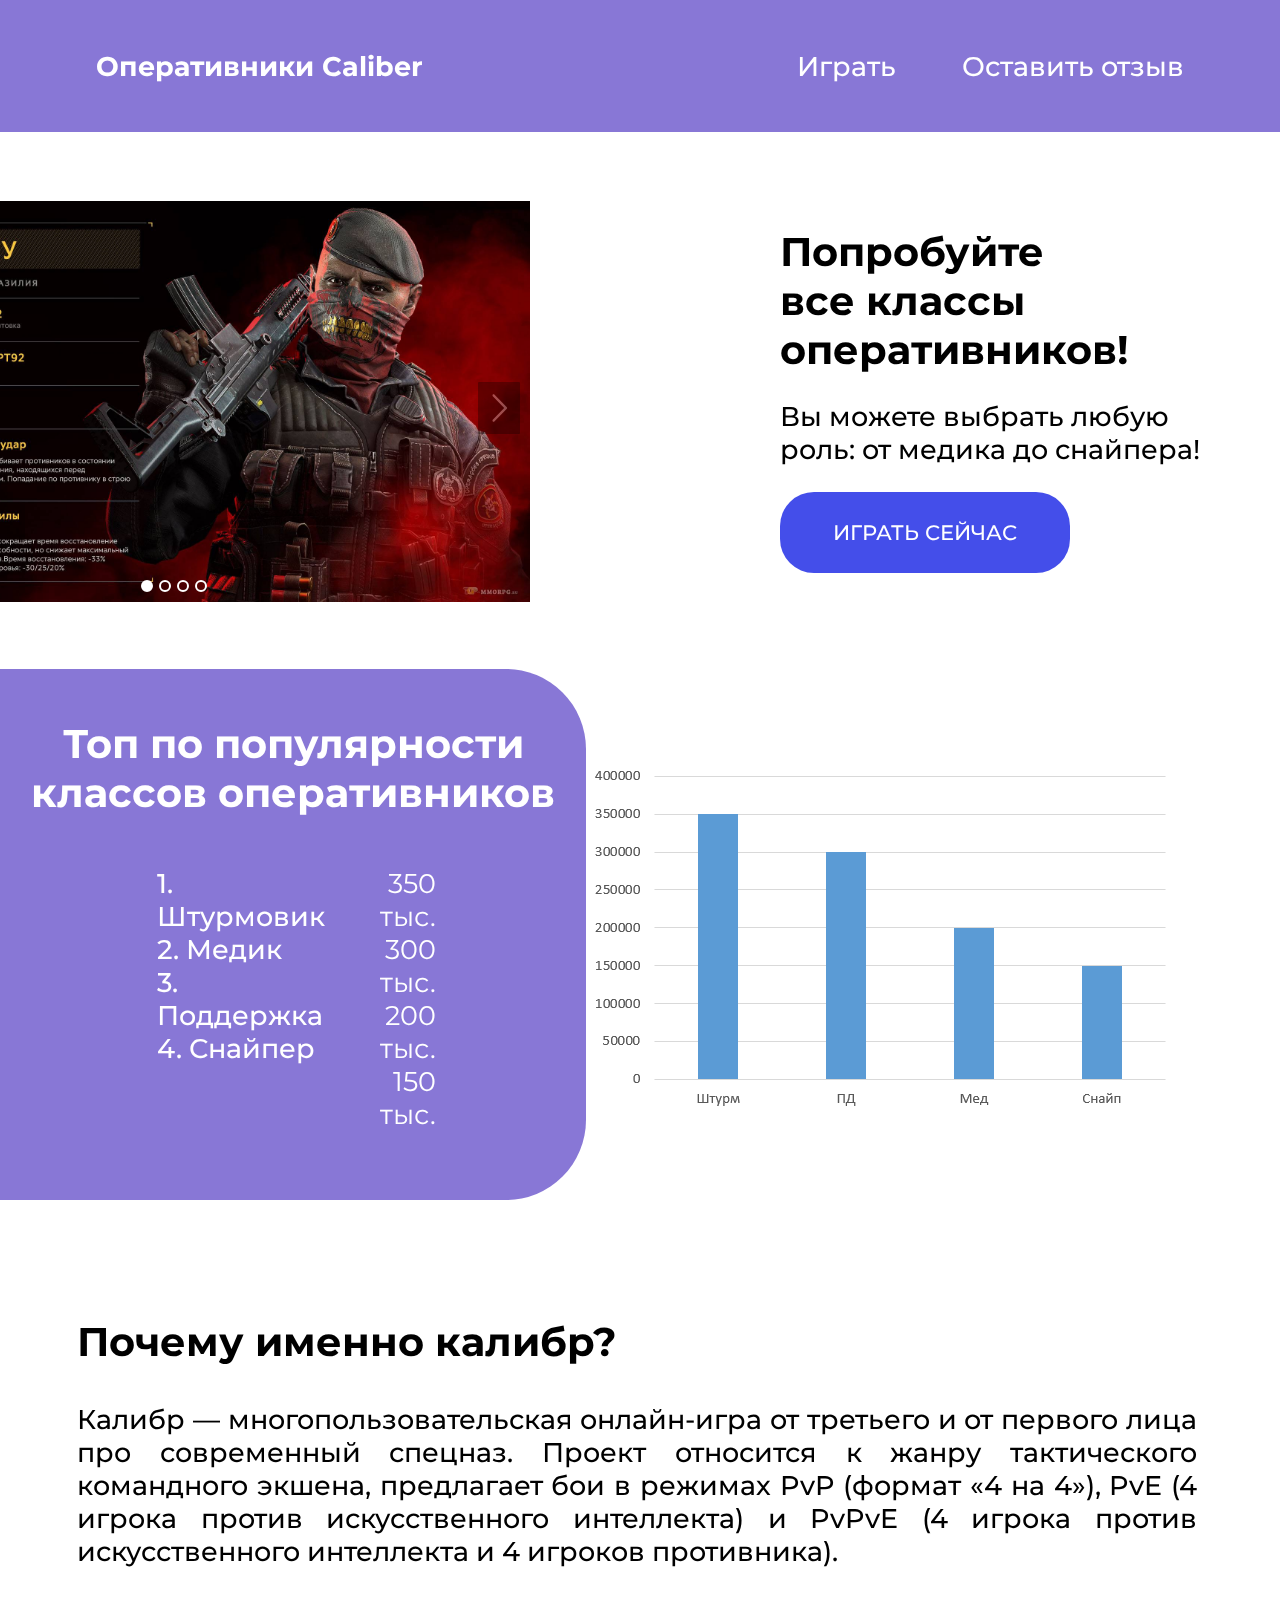
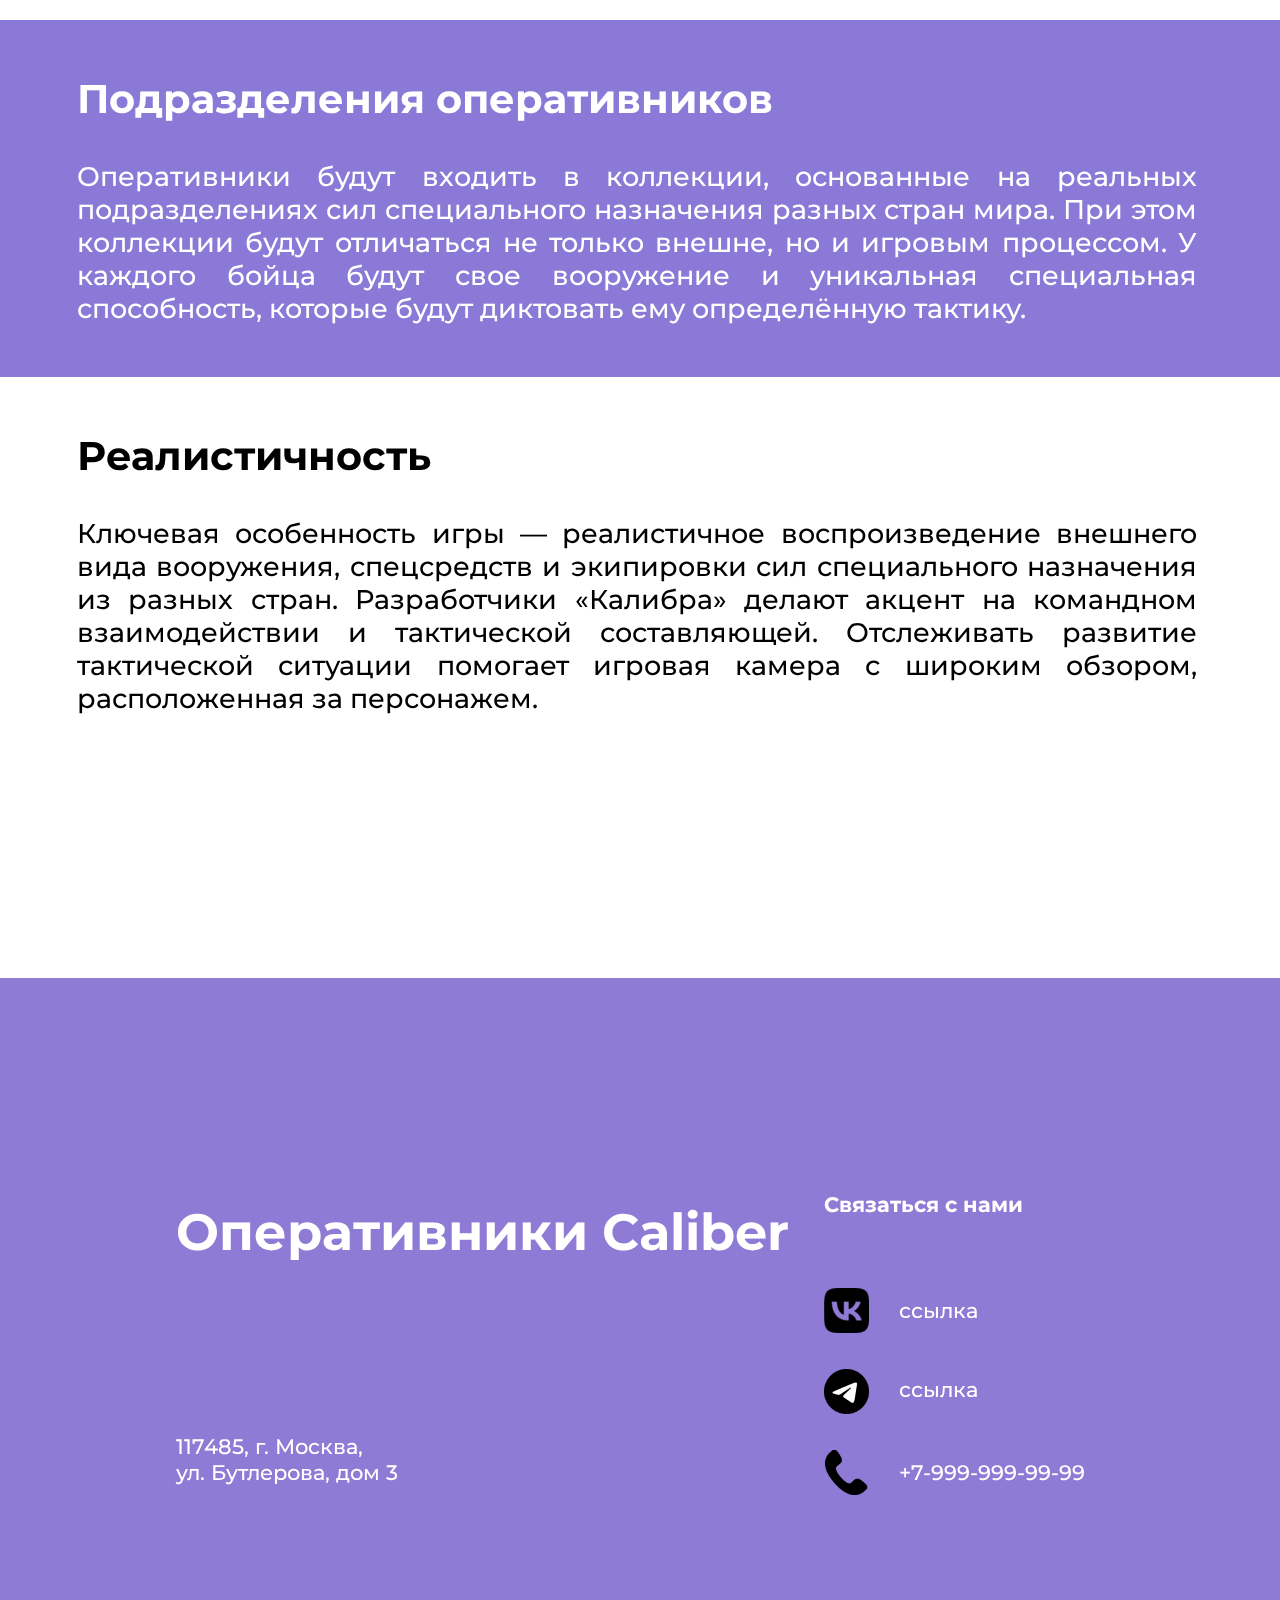
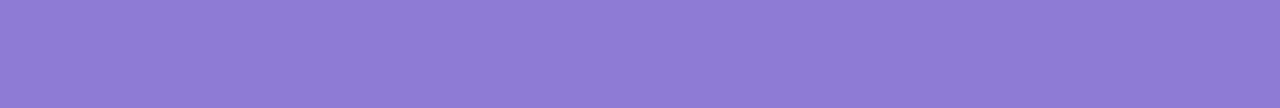
<file: index.html>
<!DOCTYPE html>
<html>
<head>
	<meta charset="utf-8">
	<meta name="viewport" content="width=device-width, initial-scale=1">
	<link rel="stylesheet" href="css/styles.css">
	<link rel="preconnect" href="https://fonts.googleapis.com">
	<link rel="preconnect" href="https://fonts.gstatic.com" crossorigin>
	<link href="https://fonts.googleapis.com/css2?family=Montserrat:ital,wght@0,100..900;1,100..900&display=swap" rel="stylesheet">
	<title>Оперативники Caliber</title>
	<link rel="stylesheet" href="css/slider.css">
	<!-- <script src="//ajax.googleapis.com/ajax/libs/jquery/1.11.1/jquery.min.js"></script>
	<script src="src/slider.js"></script>
	<script> $(".slider-container").sliderUi(); </script> -->
	<link rel="manifest" href="../manifest.json">
</head>
<body>
	<header>
		<a href="index.html" id="logo">
			Оперативники Caliber
		</a>
		<div id="header_links">
			<a href="https://playcaliber.com/ru/" id="header_buy_button">
				Играть
			</a>
			<a href="feedback.html" id="header_feedback_button">
				Оставить отзыв
			</a>
		</div>
	</header>

	<div id="menu">
		<!-- <img src="source/zaglushka_slider.png"> -->
		<div class="slider-container" style="width: 736px; left:-250px;">
			<div class="slider" id="slider">
				<div class="slider__item">
			    	<a href="page1.html"><img src="source/Sturm_Slider.jpg" alt=""></a>
			    </div>
			    <div class="slider__item">
			    	<a href="page2.html"><img src="source/Support_Slider.jpg" alt=""></a>
			    </div>
				<div class="slider__item">
			    	<a href="page3.html"><img src="source/Med_Slider.jpg" alt=""></a>
			    </div>
				<div class="slider__item">
			    	<a href="page4.html"><img src="source/Sniper_Slider.jpg" alt=""></a>
			    </div>
			</div>
			<div class="slider__switch slider__switch--prev" data-ikslider-dir="prev">
		      <span><svg xmlns="http://www.w3.org/2000/svg"  viewBox="0 0 20 20"><path d="M13.89 17.418c.27.272.27.71 0 .98s-.7.27-.968 0l-7.83-7.91c-.268-.27-.268-.706 0-.978l7.83-7.908c.268-.27.7-.27.97 0s.267.71 0 .98L6.75 10l7.14 7.418z"/></svg></span>
		    </div>
		    <div class="slider__switch slider__switch--next" data-ikslider-dir="next">
		      <span><svg xmlns="http://www.w3.org/2000/svg"  viewBox="0 0 20 20"><path d="M13.25 10L6.11 2.58c-.27-.27-.27-.707 0-.98.267-.27.7-.27.968 0l7.83 7.91c.268.27.268.708 0 .978l-7.83 7.908c-.268.27-.7.27-.97 0s-.267-.707 0-.98L13.25 10z"/></svg></span>
		    </div>
		</div>

		<div id="menu_right_part">
			<span id="menu_heading">
				Попробуйте<br>
				все классы оперативников!<br>
			</span>
			<span id="menu_text">
				Вы можете 
				выбрать любую роль:
				от медика до снайпера!
			</span>
			<div id="menu_button">
				<a href="https://playcaliber.com/ru/" id="menu_clickable_button">ИГРАТЬ СЕЙЧАС</a>
			</div>
		</div>
	</div>

	<div id="stats_main">
		<div id="stats" align="center">
			<span id="stats_heading">
				Топ по популярности классов оперативников
			</span>
			<div id="stats_table">
				<div id="stats_table_column1">
					1. Штурмовик<br>
					2. Медик<br>
					3. Поддержка<br>
					4. Снайпер<br>
				</div>
				<div id="stats_table_column2">
					350 тыс.<br>
					300 тыс.<br>
					200 тыс.<br>
					150 тыс.<br>
				</div>
			</div>
		</div>
		<img src="source/Diagram.png" id="histogram">
	</div>

	<div id="faq_main">
		<div class="faq_white">
			<span class="faq_title_white">
				Почему именно калибр?<br>
			</span>
			<span class="faq_text_white">
				Калибр — многопользовательская онлайн-игра от третьего и от первого лица про современный спецназ. Проект относится к жанру тактического командного экшена, предлагает бои в режимах PvP (формат «4 на 4»), PvE (4 игрока против искусственного интеллекта) и PvPvE (4 игрока против искусственного интеллекта и 4 игроков противника).<br>
			</span>
		</div>
		<div class="faq_black">
			<span class="faq_title_black">
				Подразделения оперативников<br>
			</span>
			<span class="faq_text_black">
				Оперативники будут входить в коллекции, основанные на реальных подразделениях сил специального назначения разных стран мира. При этом коллекции будут отличаться не только внешне, но и игровым процессом. У каждого бойца будут свое вооружение и уникальная специальная способность, которые будут диктовать ему определённую тактику.<br>
			</span>
		</div>
		<div class="faq_white">
			<span class="faq_title_white">
				Реалистичность<br>
			</span>
			<span class="faq_text_white">
				Ключевая особенность игры — реалистичное воспроизведение внешнего вида вооружения, спецсредств и экипировки сил специального назначения из разных стран. Разработчики «Калибра» делают акцент на командном взаимодействии и тактической составляющей. Отслеживать развитие тактической ситуации помогает игровая камера с широким обзором, расположенная за персонажем.
			</span>
		</div>
	</div>

	<footer>
		<div id="footer_column1">
			<span id="footer_logo">
				Оперативники Caliber
			</span>
			<span id="footer_adress">
				117485, г. Москва,<br>
				ул. Бутлерова, дом 3
			</span>
		</div>
		<div id="footer_column2">
			<span id="footer_column2_title">
				Связаться с нами
			</span>
			<div id="footer_links">
				<div id="footer_links_column1">
					<img src="source/vk_logo.png" class="footer_icon">
					<img src="source/tg_logo.png" class="footer_icon">
					<img src="source/phone_logo.png" class="footer_icon">
				</div>
				<div id="footer_links_column2">
					<a href="feedback" class="footer_links_text" style="margin-top: 45px">ссылка</a>
					<a href="feedback" class="footer_links_text" style="margin-top: 53px">ссылка</a>
					<span class="footer_links_text" style="margin-top: 57px">+7-999-999-99-99</span>
				</div>
			</div>
		</div>
	</footer>

	<script src="https://ajax.googleapis.com/ajax/libs/jquery/1.11.1/jquery.min.js"></script>
	<script>window.jQuery || document.write('<script src="./lib/jquery-1.11.1.min.js"><\/script>')</script>
	<script src="src/slider.js"></script>
	<script>
	$(".slider-container").ikSlider({
	  speed: 500
	});
	$(".slider-container").on('changeSlide.ikSlider', function (evt) { console.log(evt.currentSlide); });

	</script>
	<script>
		if ('serviceWorker' in navigator){
			navigator.serviceWorker.register('/sw.js', {scope: '/'});
		}
	</script>
</body>
</html>
</file>
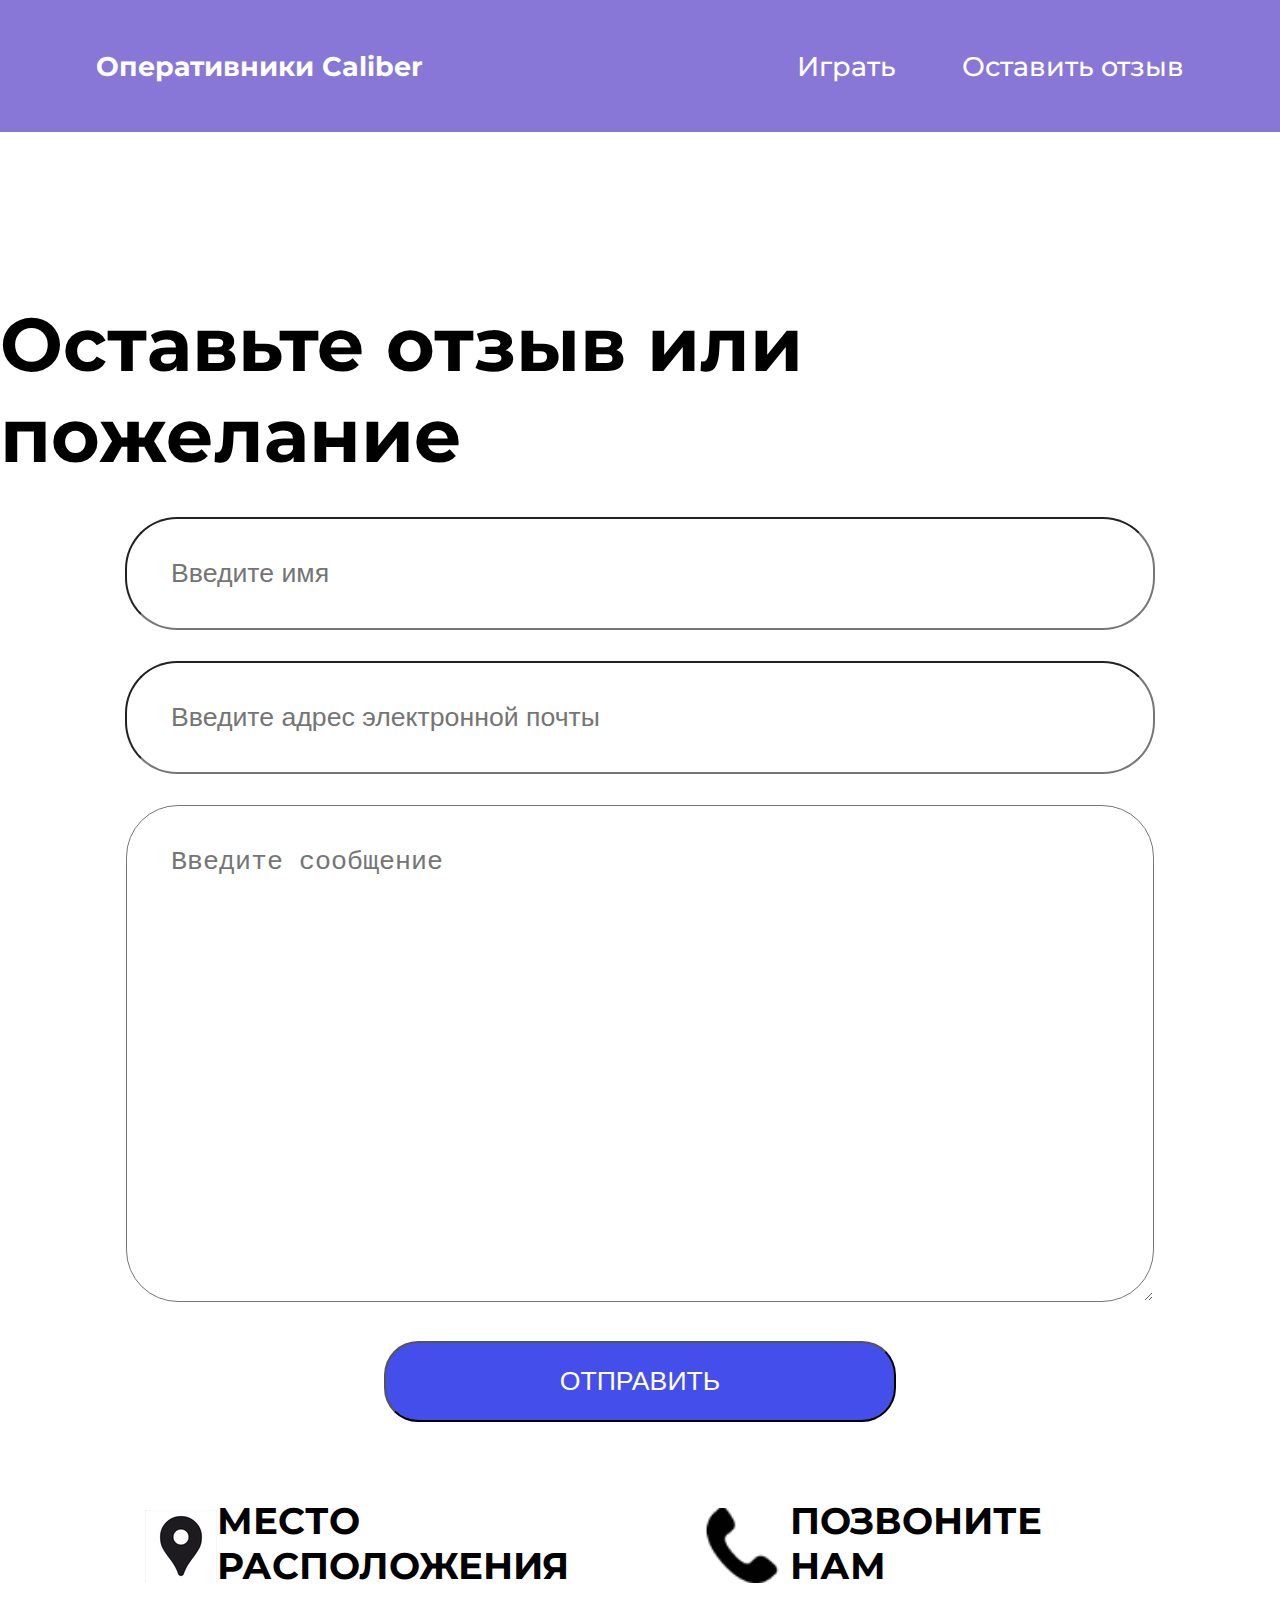
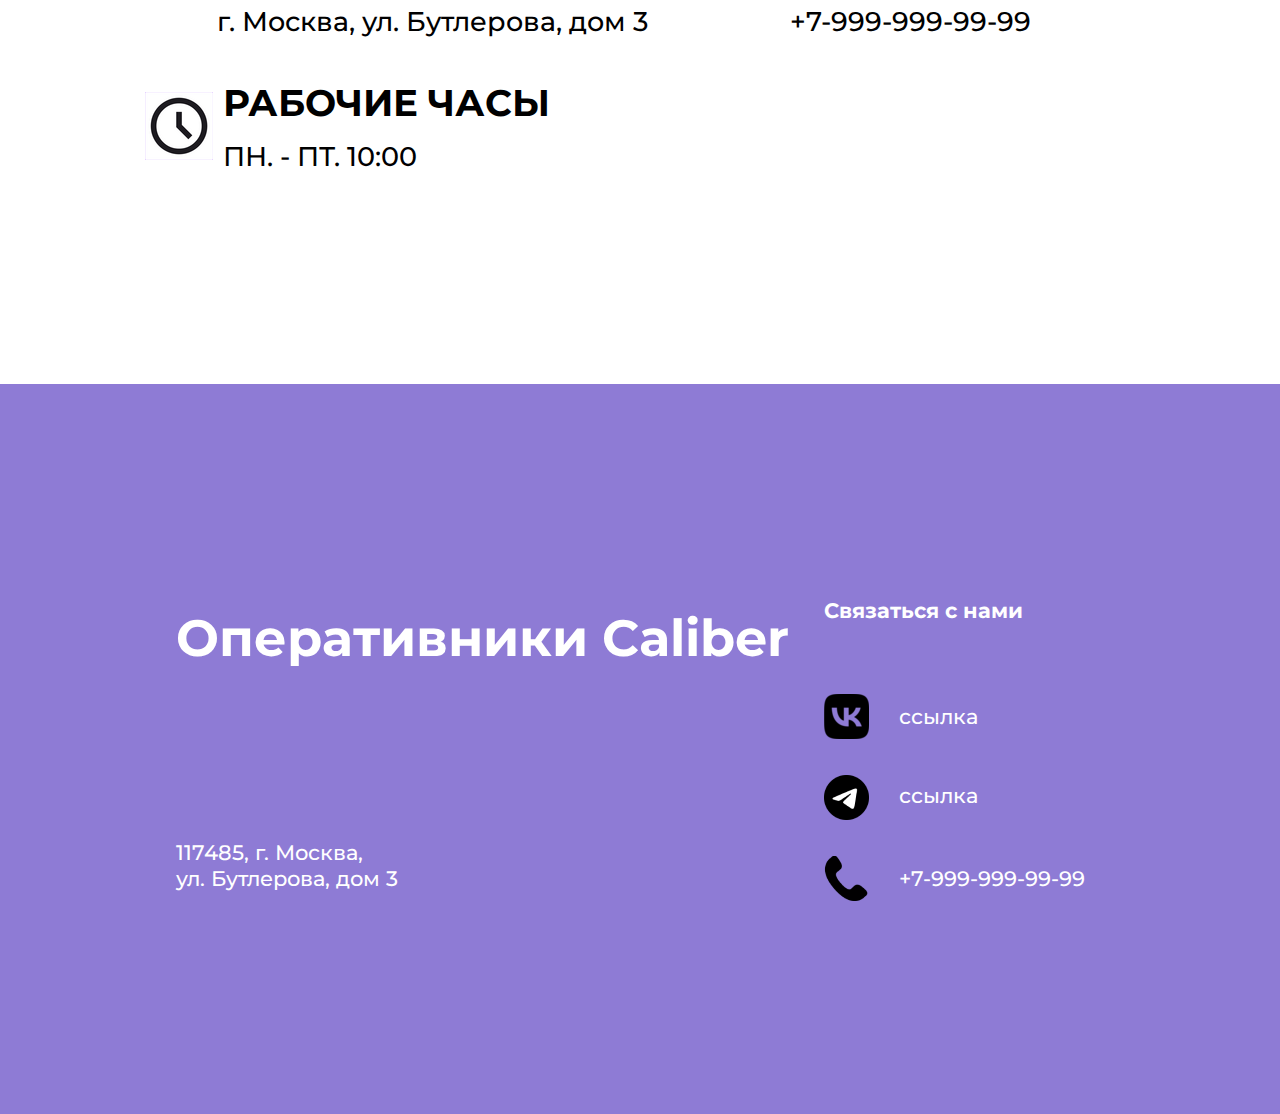
<file: feedback.html>
<!DOCTYPE html>
<html>
<head>
	<meta charset="utf-8">
	<meta name="viewport" content="width=device-width, initial-scale=1">
	<link rel="stylesheet" href="css/styles_feedback.css">
	<link rel="preconnect" href="https://fonts.googleapis.com">
	<link rel="preconnect" href="https://fonts.gstatic.com" crossorigin>
	<link href="https://fonts.googleapis.com/css2?family=Montserrat:ital,wght@0,100..900;1,100..900&display=swap" rel="stylesheet">
	<title>Оперативники Caliber</title>
</head>
<body>
	<header>
		<a href="index.html" id="logo">
			Оперативники Caliber
		</a>
		<div id="header_links">
			<a href="https://playcaliber.com/ru/" id="header_buy_button">
				Играть
			</a>
			<a href="feedback.html" id="header_feedback_button">
				Оставить отзыв
			</a>
		</div>
	</header>

	<div id="form">
		<span id="title">
			Оставьте отзыв или пожелание
		</span>
		<form name="feedback_form" method="post" action="feedback.php">
			<input type="text" name="sirname" id="sirname" placeholder="Введите имя" class="input" required>
			<input type="text" name="email" id="email" placeholder="Введите адрес электронной почты" class="input" required>
			<textarea name="message" id="message" placeholder="Введите сообщение" class="input" required></textarea>
			<input type="submit" name="send" id="send" value="ОТПРАВИТЬ">
		</form>
	</div>
	
	<div id="info">
		<div id="info_column1">
			<div class="info_elems">
				<img src="source/geo_logo.png" style="height: 72px; margin-top: 12px;">
				<div class="info_elems_elems">
					<span class="info_elems_title">
						МЕСТО РАСПОЛОЖЕНИЯ
					</span>
					<span class="info_elems_text">
						г. Москва, ул. Бутлерова, дом 3
					</span>
				</div>
			</div>
			<div class="info_elems">
				<img src="source/time_logo.png" style="height: 68px; margin-top: 12px; margin-right: 10px;">
				<div class="info_elems_elems">
					<span class="info_elems_title">
						РАБОЧИЕ ЧАСЫ
					</span>
					<span class="info_elems_text" style="margin-top: 15px">
						ПН. - ПТ. 10:00
					</span>
				</div>
			</div>
		</div>
		<div id="info_column2">
			<div class="info_elems">
				<img src="source/phone_logo_1.png" style="height: 75px; margin-top: 10px; margin-right: 10px;">
				<div class="info_elems_elems">
					<span class="info_elems_title">
						ПОЗВОНИТЕ НАМ
					</span>
					<span class="info_elems_text">
						+7-999-999-99-99
					</span>
				</div>
			</div>
		</div>
	</div>

   <!-- <script type="text/javascript">
   	$("button_reference").click(function(){
   		alert("Обращение отправлено!");
	});
   </script> -->

	<footer>
		<div id="footer_column1">
			<span id="footer_logo">
				Оперативники Caliber
			</span>
			<span id="footer_adress">
				117485, г. Москва,<br>
				ул. Бутлерова, дом 3
			</span>
		</div>
		<div id="footer_column2">
			<span id="footer_column2_title">
				Связаться с нами
			</span>
			<div id="footer_links">
				<div id="footer_links_column1">
					<img src="source/vk_logo.png" class="footer_icon">
					<img src="source/tg_logo.png" class="footer_icon">
					<img src="source/phone_logo.png" class="footer_icon">
				</div>
				<div id="footer_links_column2">
					<a href="feedback" class="footer_links_text" style="margin-top: 45px">ссылка</a>
					<a href="feedback" class="footer_links_text" style="margin-top: 53px">ссылка</a>
					<span class="footer_links_text" style="margin-top: 57px">+7-999-999-99-99</span>
				</div>
			</div>
		</div>
	</footer>
</body>
</html>
</file>
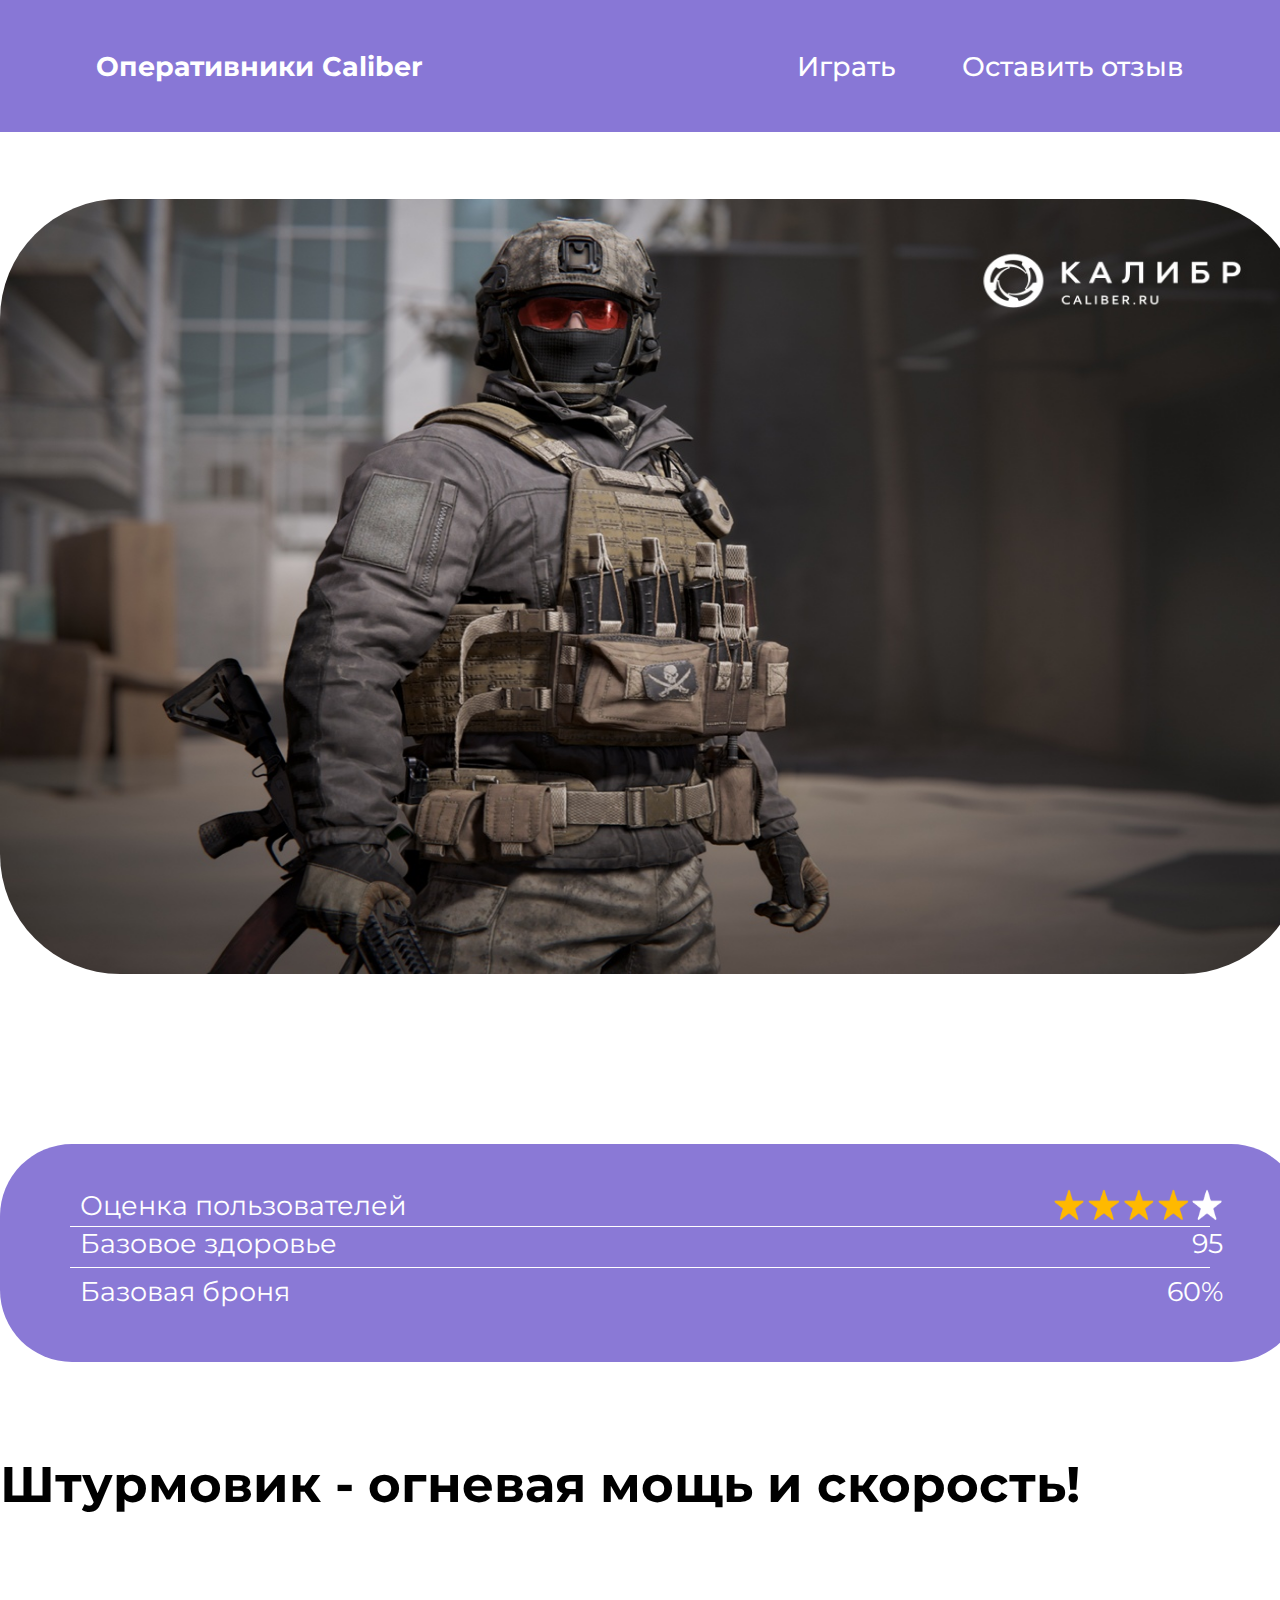
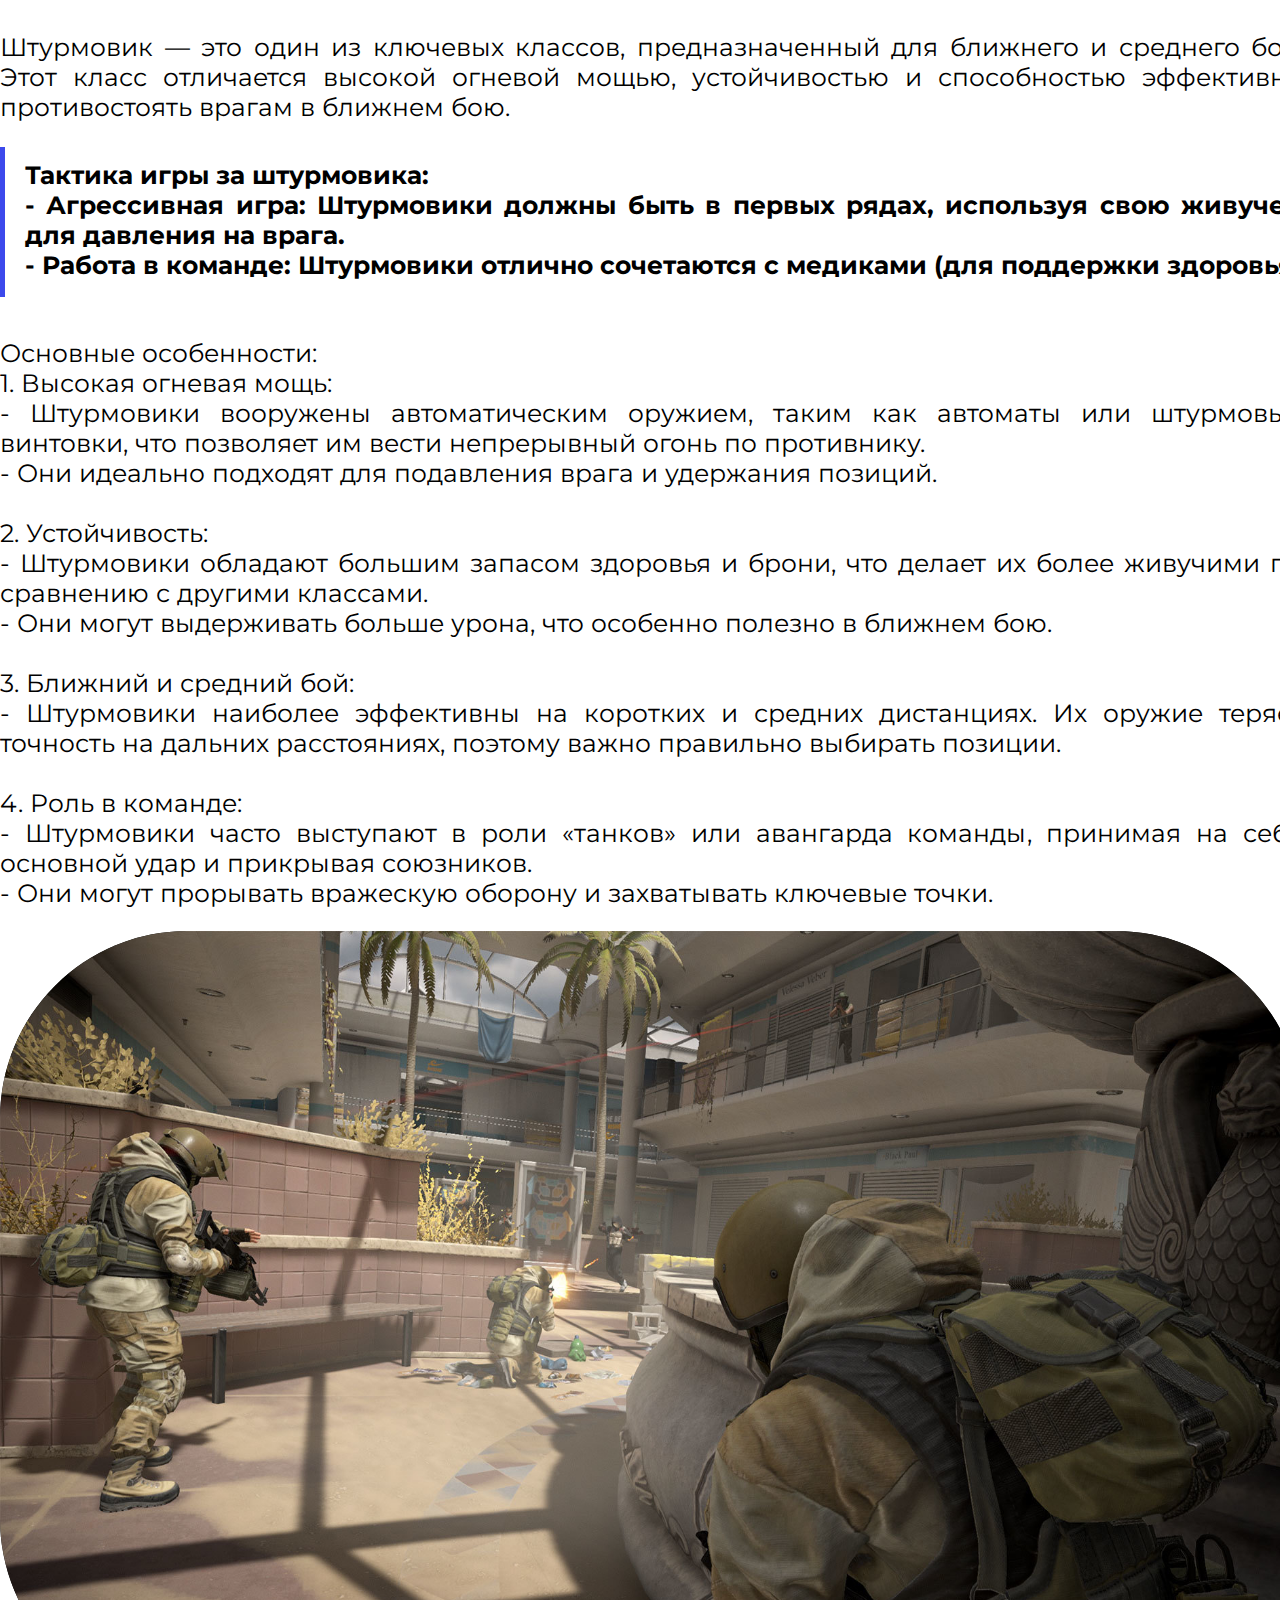
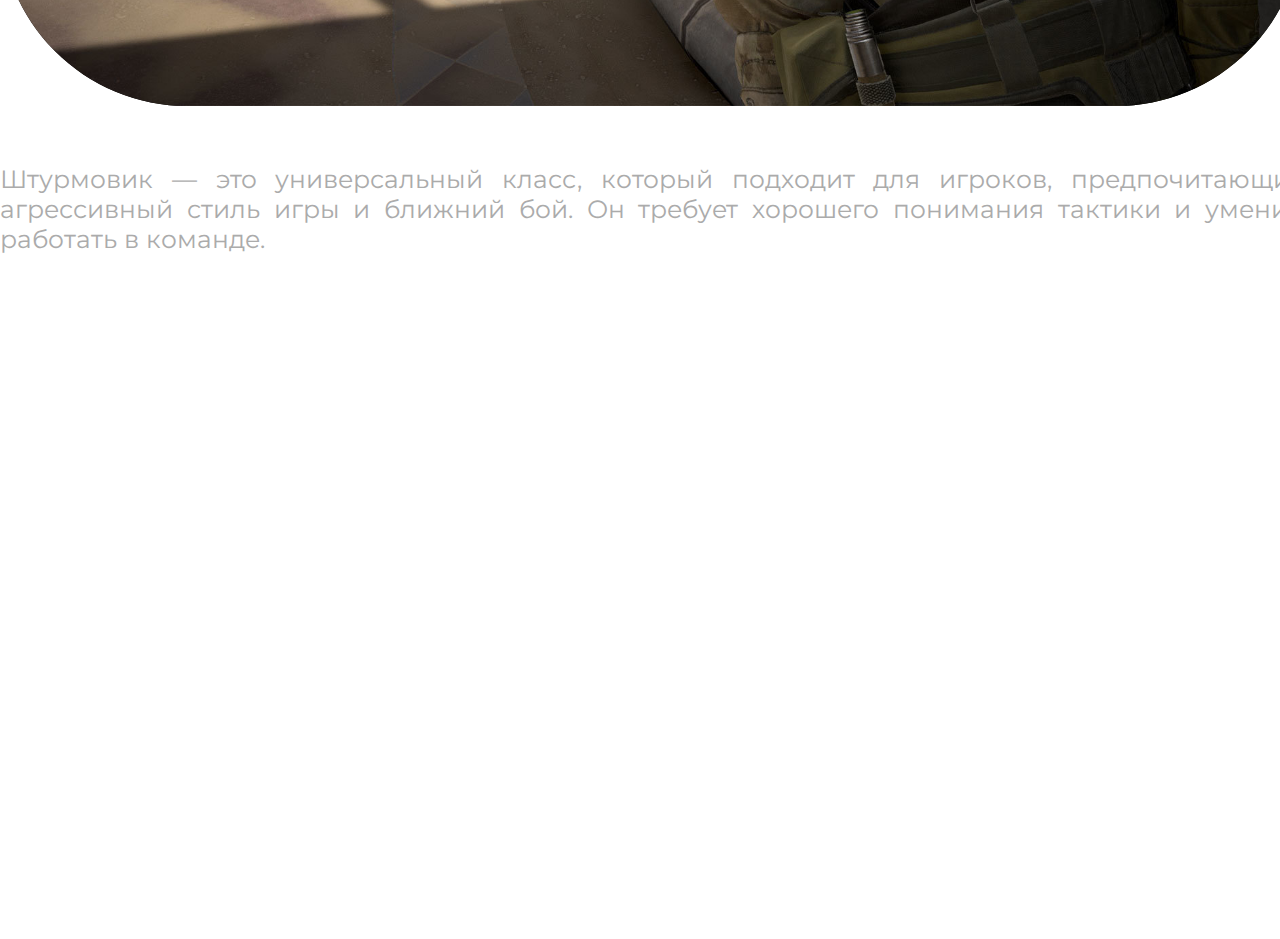
<file: page1.html>
<!DOCTYPE html>
<html>
<head>
	<meta charset="utf-8">
	<meta name="viewport" content="width=device-width, initial-scale=1">
	<link rel="stylesheet" href="css/styles_page1.css">
	<link rel="preconnect" href="https://fonts.googleapis.com">
	<link rel="preconnect" href="https://fonts.gstatic.com" crossorigin>
	<link href="https://fonts.googleapis.com/css2?family=Montserrat:ital,wght@0,100..900;1,100..900&display=swap" rel="stylesheet">
	<title>Оперативники Caliber</title>
</head>
<body>
	<header>
		<a href="index.html" id="logo">
			Оперативники Caliber
		</a>
		<div id="header_links">
			<a href="https://playcaliber.com/ru/" id="header_buy_button">
				Играть
			</a>
			<a href="feedback.html" id="header_feedback_button">
				Оставить отзыв
			</a>
		</div>
	</header>

	<div class="for_picture">
		<img src="source/Plut2.jpg" class='picturee'width=1303px height=775px>
	</div>
	<div class="quickline">
		<div class="line">
			<span>
				Оценка пользователей
			</span>
			<img src="source/stars.png" align=top width=15%>
	</div>


	<div class="line2">
			<span>
				Базовое здоровье
			</span>
				95
	</div>
	<div class="line3">
			<span>
				Базовая броня
			</span>
			60%
	</div>
	</div>

	<div class="graphicline">
			
	</div>

	<div class="graphicline2">
			
	</div>

	<div class="text1">
		<p align="justify">
			Штурмовик - огневая мощь и скорость!
		</p>
	</div>

	<div class="text2">
		<p align="justify">
			Штурмовик — это один из ключевых классов, предназначенный для ближнего и среднего боя. Этот класс отличается высокой огневой мощью, устойчивостью и способностью эффективно противостоять врагам в ближнем бою.
		</p>

		<div class="graphicline3">
	
	</div>

	<div class="inside_graphicline3">
		<p align="justify">
			Тактика игры за штурмовика:<br> 
			- Агрессивная игра: Штурмовики должны быть в первых рядах, используя свою живучесть для давления на врага. <br>
			- Работа в команде: Штурмовики отлично сочетаются с медиками (для поддержки здоровья).
		</p>
	</div>

	<div class="text3">
		<p align="justify">
			Основные особенности: <br>
			1. Высокая огневая мощь:<br>
			- Штурмовики вооружены автоматическим оружием, таким как автоматы или штурмовые винтовки, что позволяет им вести непрерывный огонь по противнику.<br>
			- Они идеально подходят для подавления врага и удержания позиций.<br>
			<br>
			2. Устойчивость:<br>
			- Штурмовики обладают большим запасом здоровья и брони, что делает их более живучими по сравнению с другими классами.<br>
			- Они могут выдерживать больше урона, что особенно полезно в ближнем бою. <br>
			<br>
			3. Ближний и средний бой:<br>
			- Штурмовики наиболее эффективны на коротких и средних дистанциях. Их оружие теряет точность на дальних расстояниях, поэтому важно правильно выбирать позиции.<br>
			<br>
			4. Роль в команде:<br>
			- Штурмовики часто выступают в роли «танков» или авангарда команды, принимая на себя основной удар и прикрывая союзников.<br>
			- Они могут прорывать вражескую оборону и захватывать ключевые точки.<br>
		</p>


	</div>

	<div class="for_picture2">
		<img src="source/Sturm22.jpg" class='pictureee'width=1303px height=775px>
	</div>

	<div class="under_picture">
		<p align="justify">
			Штурмовик — это универсальный класс, который подходит для игроков, предпочитающих агрессивный стиль игры и ближний бой. Он требует хорошего понимания тактики и умения работать в команде.
		</p>
	</div>



</body>
</html>
</file>
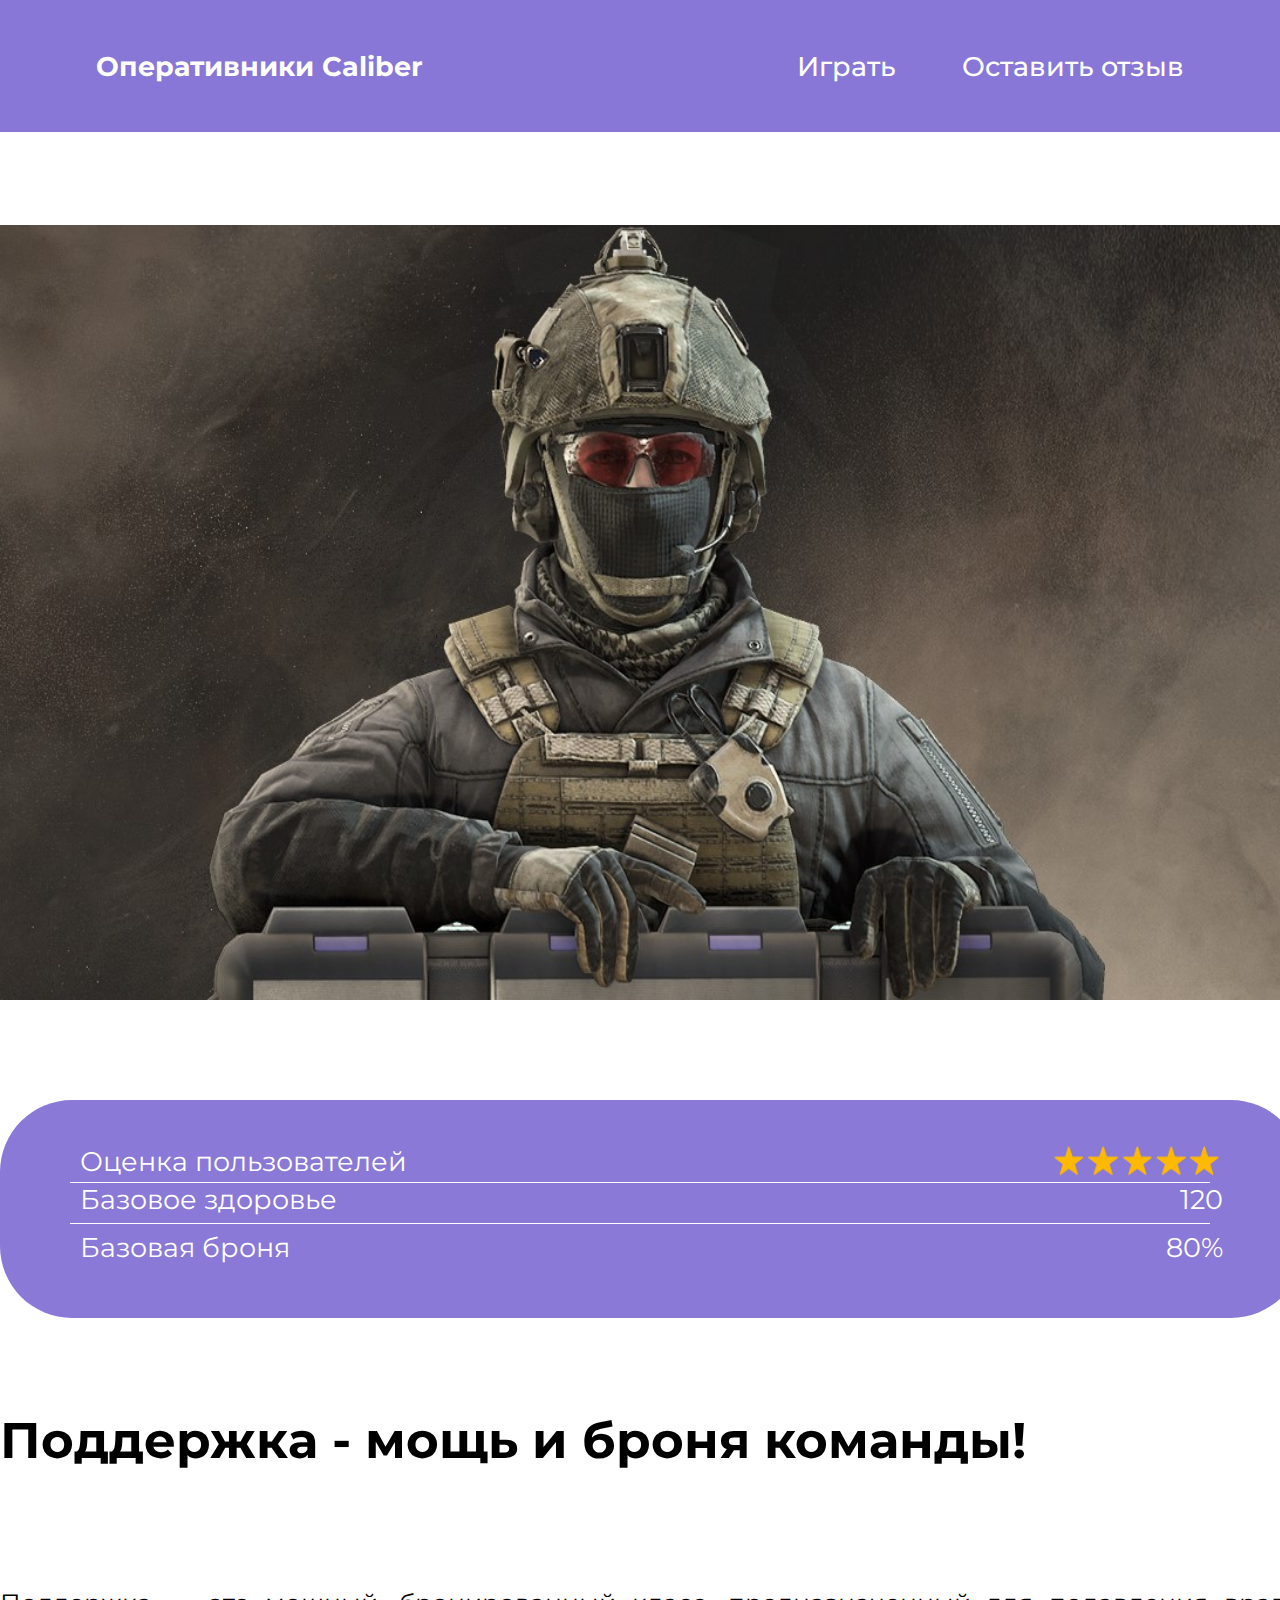
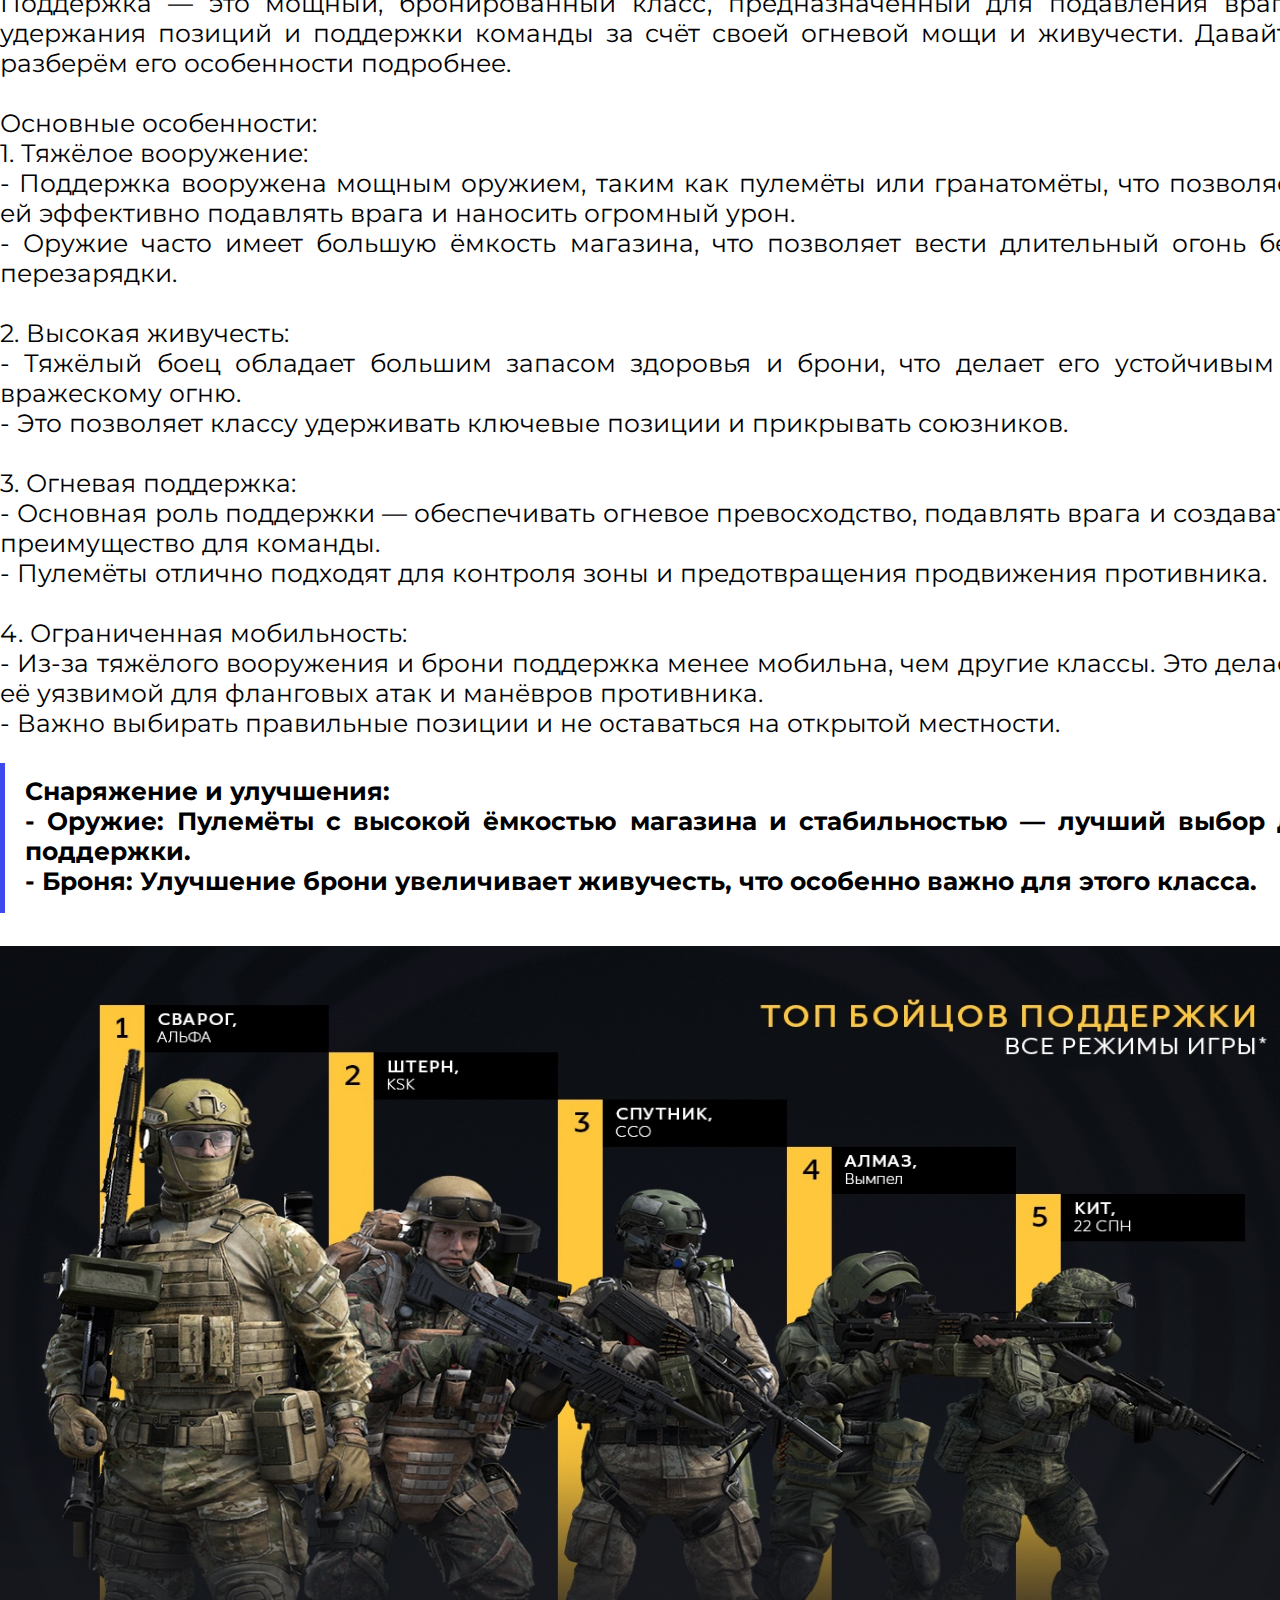
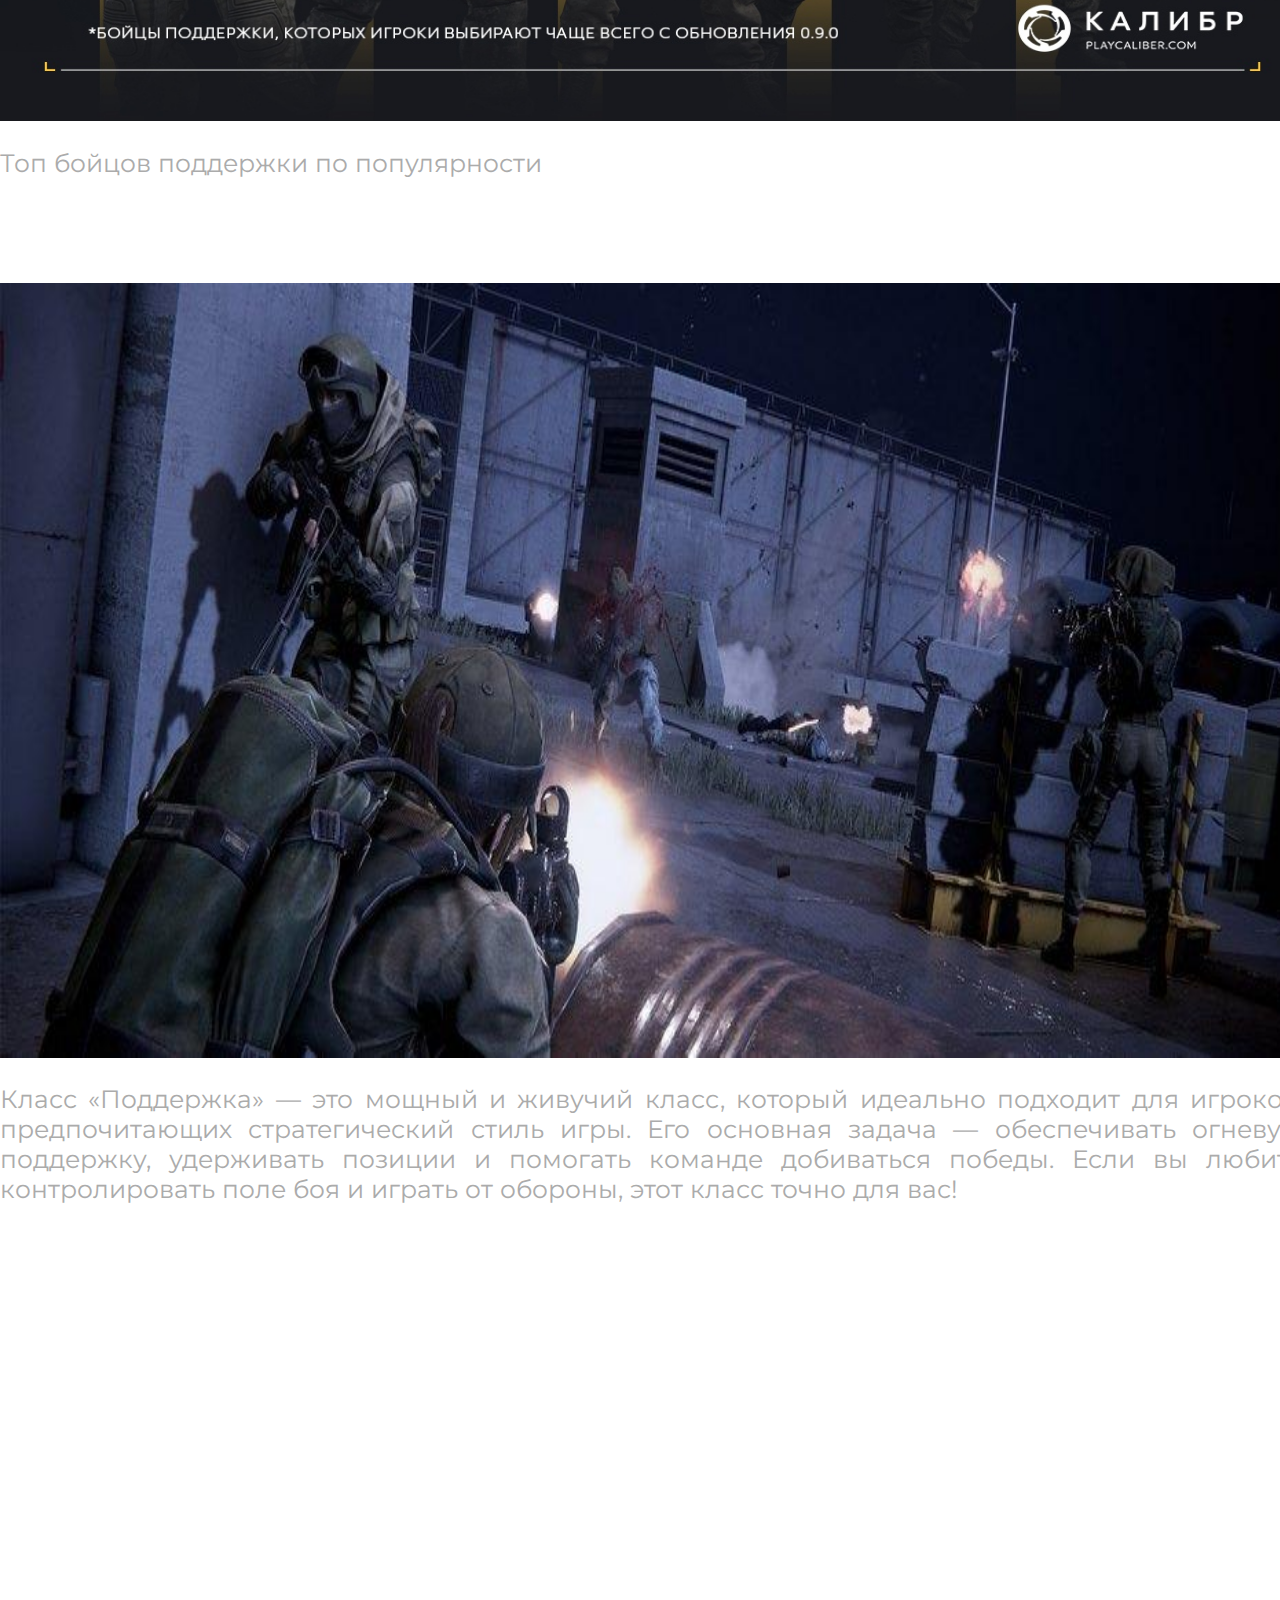
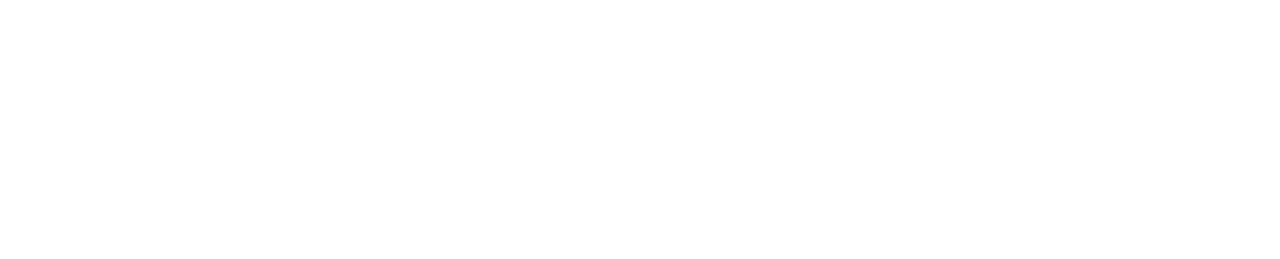
<file: page2.html>
<!DOCTYPE html>
<html>
<head>
	<meta charset="utf-8">
	<meta name="viewport" content="width=device-width, initial-scale=1">
	<link rel="stylesheet" href="css/styles_page2.css">
	<link rel="preconnect" href="https://fonts.googleapis.com">
	<link rel="preconnect" href="https://fonts.gstatic.com" crossorigin>
	<link href="https://fonts.googleapis.com/css2?family=Montserrat:ital,wght@0,100..900;1,100..900&display=swap" rel="stylesheet">
	<title>Оперативники Caliber</title>
</head>
<body>
	<header>
		<a href="index.html" id="logo">
			Оперативники Caliber
		</a>
		<div id="header_links">
			<a href="https://playcaliber.com/ru/" id="header_buy_button">
				Играть
			</a>
			<a href="feedback.html" id="header_feedback_button">
				Оставить отзыв
			</a>
		</div>
	</header>

	<div class=rounded-rectangle>
		<img src="source/Support2.jpg" class='picturee' width=1303px height=775px>
	</div>

	<div class="quickline">
		<div class="line">
			<span>
				Оценка пользователей
			</span>
			<img src="source/stars_2.png" align=top width=15%>
	</div>


	<div class="line2">
			<span>
				Базовое здоровье
			</span>
			120
	</div>
	<div class="line3">
			<span>
				Базовая броня
			</span>
			80%
	</div>
	</div>

	<div class="graphicline">
			
	</div>

	<div class="graphicline2">
			
	</div>

	<div class="text1">
		<p align="justify">
			Поддержка - мощь и броня команды!
		</p>
	</div>

	<div class="text2">
		<p align="justify">
			Поддержка — это мощный, бронированный класс, предназначенный для подавления врага, удержания позиций и поддержки команды за счёт своей огневой мощи и живучести. Давайте разберём его особенности подробнее.<br>
			<br>
			Основные особенности:<br>
			1. Тяжёлое вооружение:<br>
			- Поддержка вооружена мощным оружием, таким как пулемёты или гранатомёты, что позволяет ей эффективно подавлять врага и наносить огромный урон.<br>
			- Оружие часто имеет большую ёмкость магазина, что позволяет вести длительный огонь без перезарядки.<br>
			<br>
			2. Высокая живучесть:<br>
			- Тяжёлый боец обладает большим запасом здоровья и брони, что делает его устойчивым к вражескому огню.<br>
			- Это позволяет классу удерживать ключевые позиции и прикрывать союзников.<br>
			<br>
			3. Огневая поддержка:<br>
			- Основная роль поддержки — обеспечивать огневое превосходство, подавлять врага и создавать преимущество для команды.<br>
			- Пулемёты отлично подходят для контроля зоны и предотвращения продвижения противника.<br>
			<br>
			4. Ограниченная мобильность:<br>
			- Из-за тяжёлого вооружения и брони поддержка менее мобильна, чем другие классы. Это делает её уязвимой для фланговых атак и манёвров противника.<br>
			- Важно выбирать правильные позиции и не оставаться на открытой местности.<br>
		</p>

		<div class="graphicline3">
	
	</div>

	<div class="inside_graphicline3">
		<p align="justify">
			Снаряжение и улучшения:<br>
			- Оружие: Пулемёты с высокой ёмкостью магазина и стабильностью — лучший выбор для поддержки.<br>
			- Броня: Улучшение брони увеличивает живучесть, что особенно важно для этого класса.<br>
		</p>
	</div>

	<div class="picture">
		<img src="source/Support_Top.jpg" class='picturee' width=1303px height=775px>
	</div>

	<div class="under_picture">
		<p align="justify">
		Топ бойцов поддержки по популярности
		</p>
	</div>

	<div class="picture2">
		<img src="source/Support_End.jpg" class='picturee' width=1303px height=775px>
	</div>

	<div class="under_picture2">
		<p align="justify">
			Класс «Поддержка» — это мощный и живучий класс, который идеально подходит для игроков, предпочитающих стратегический стиль игры. Его основная задача — обеспечивать огневую поддержку, удерживать позиции и помогать команде добиваться победы. Если вы любите контролировать поле боя и играть от обороны, этот класс точно для вас!
		</p>
	</div>



</body>
</html>
</file>
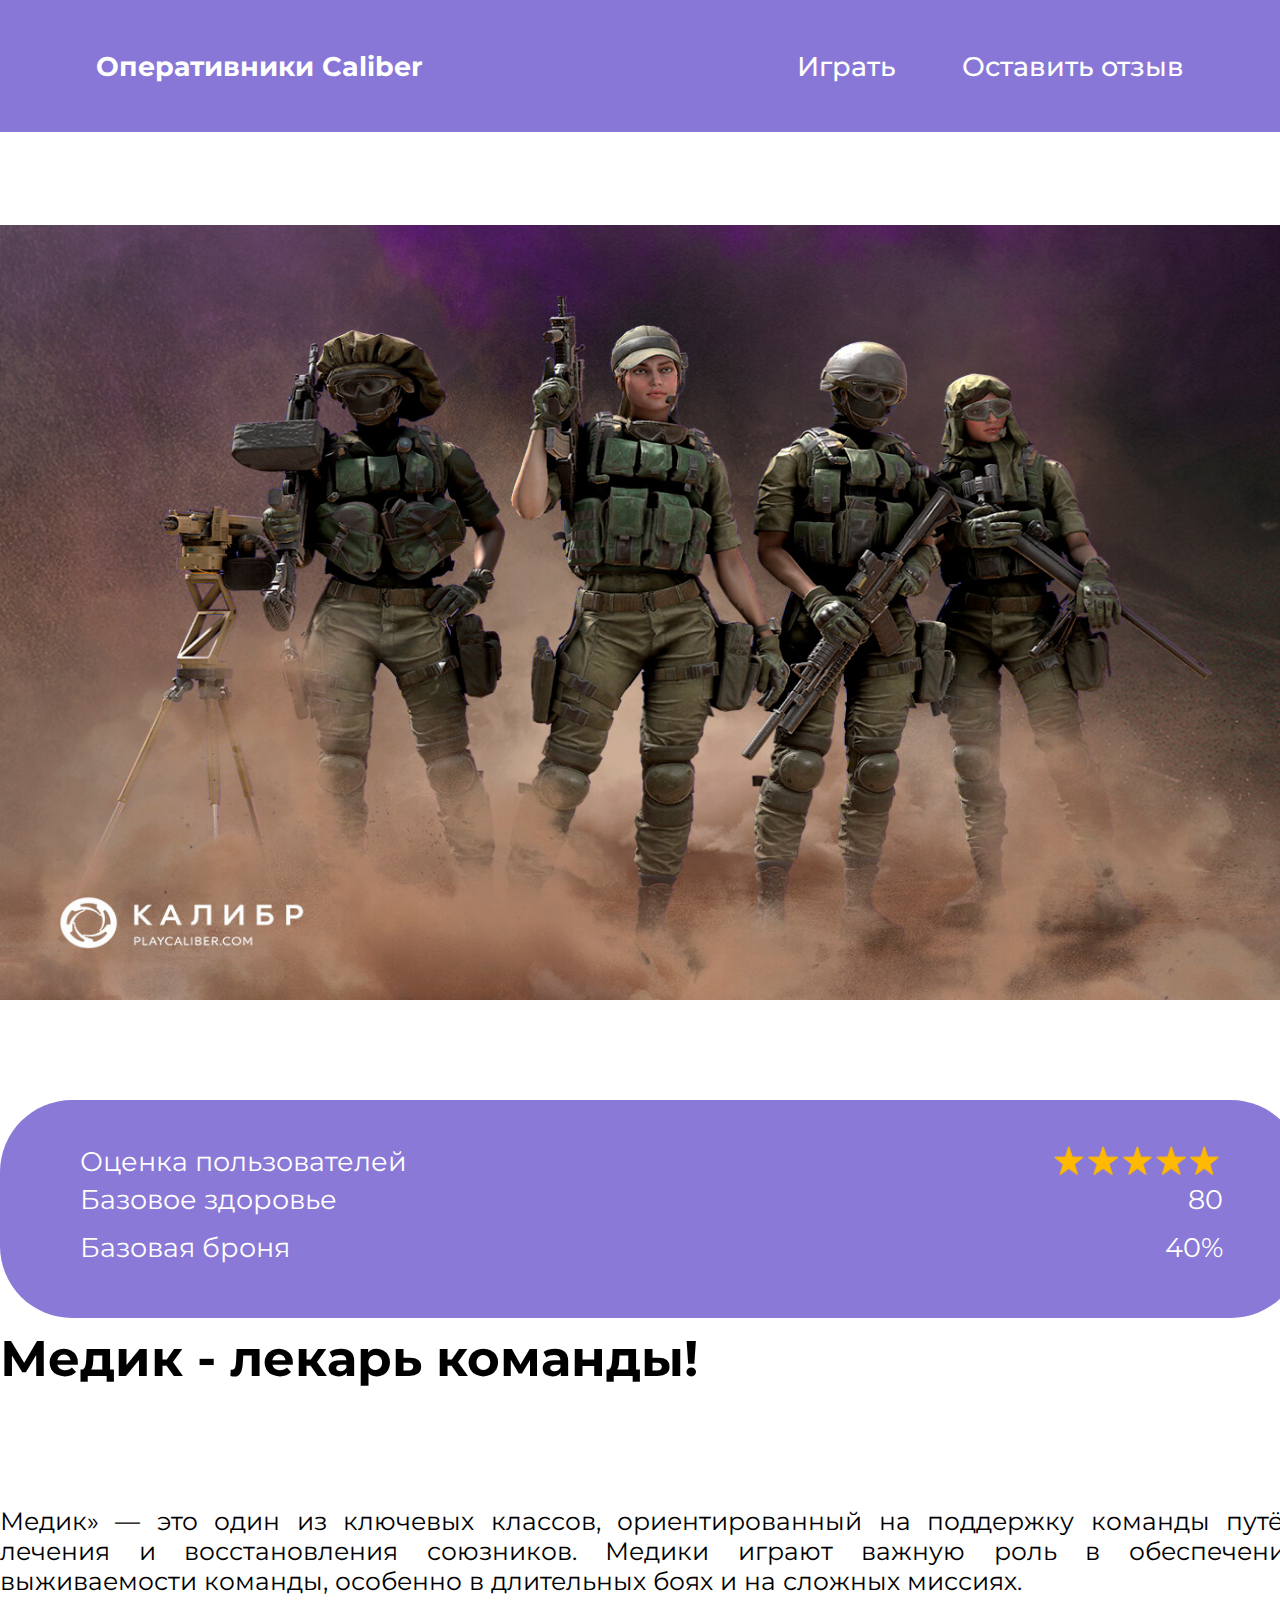
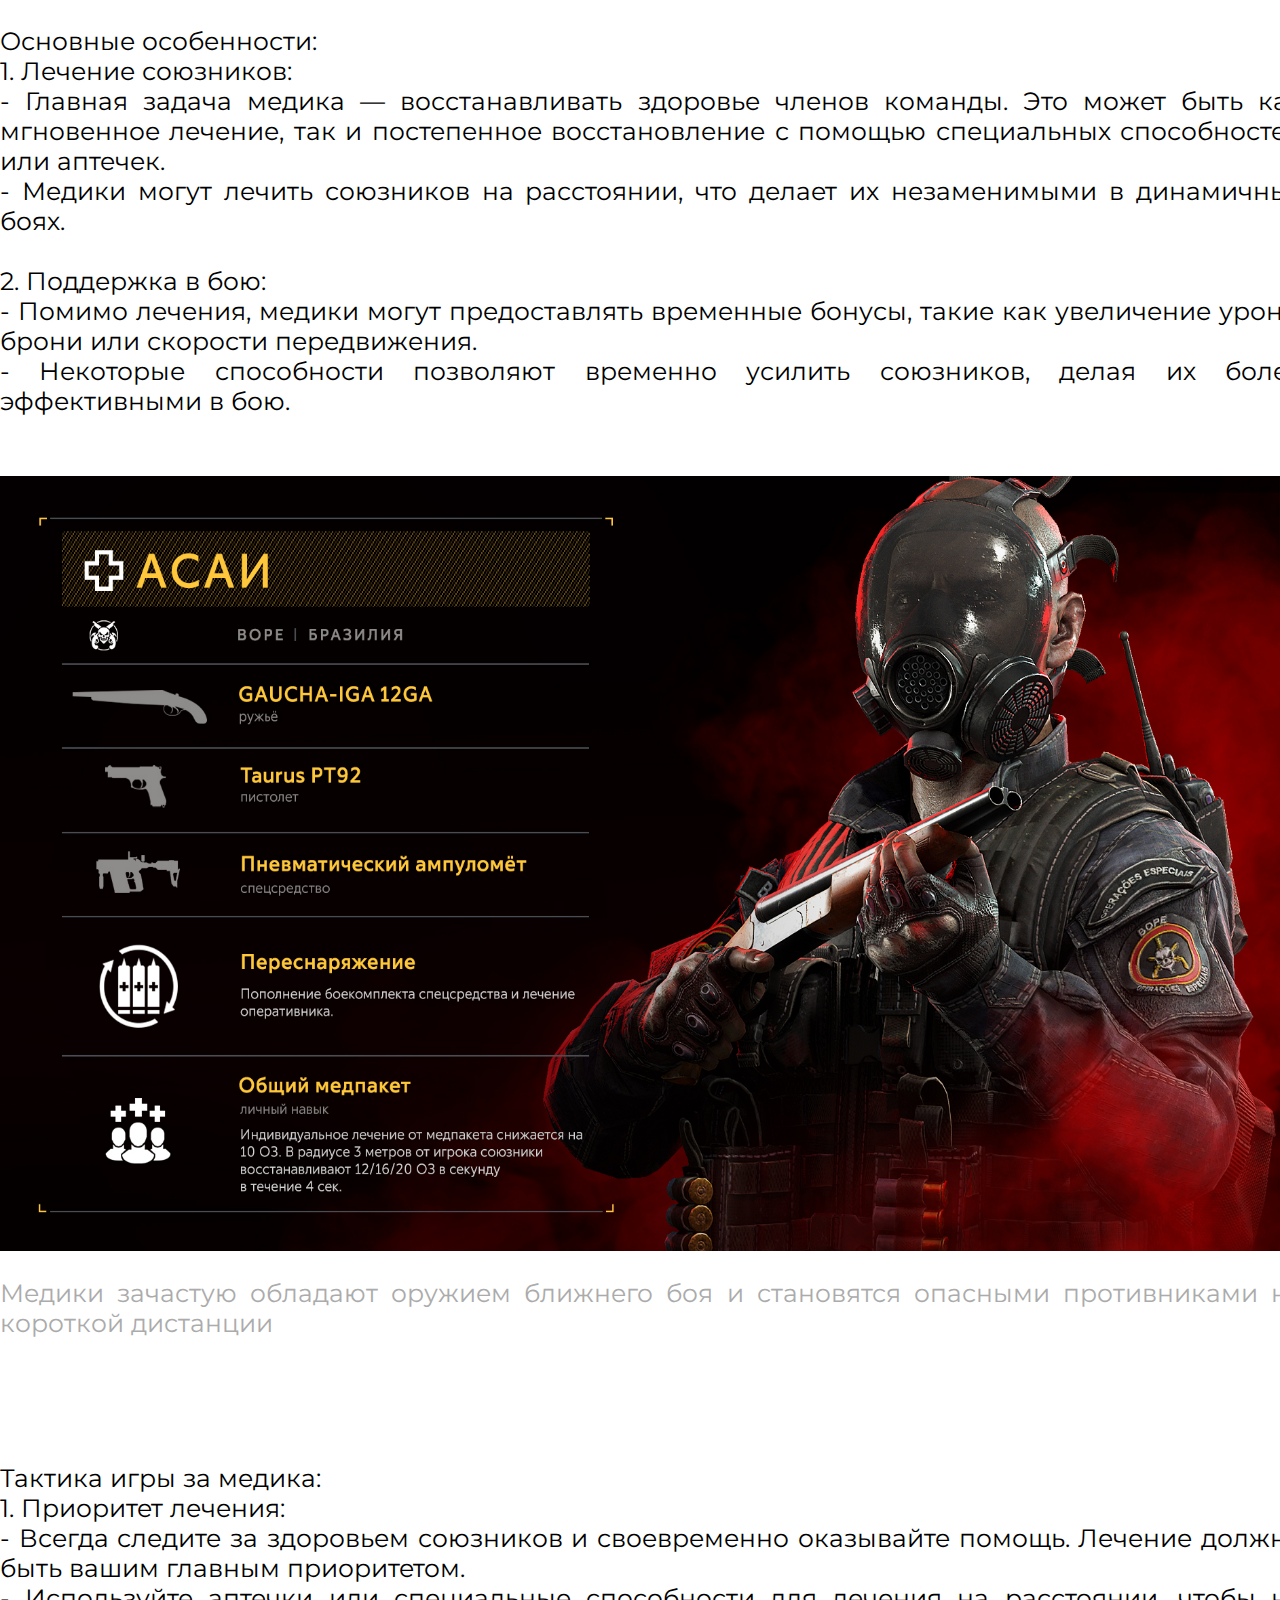
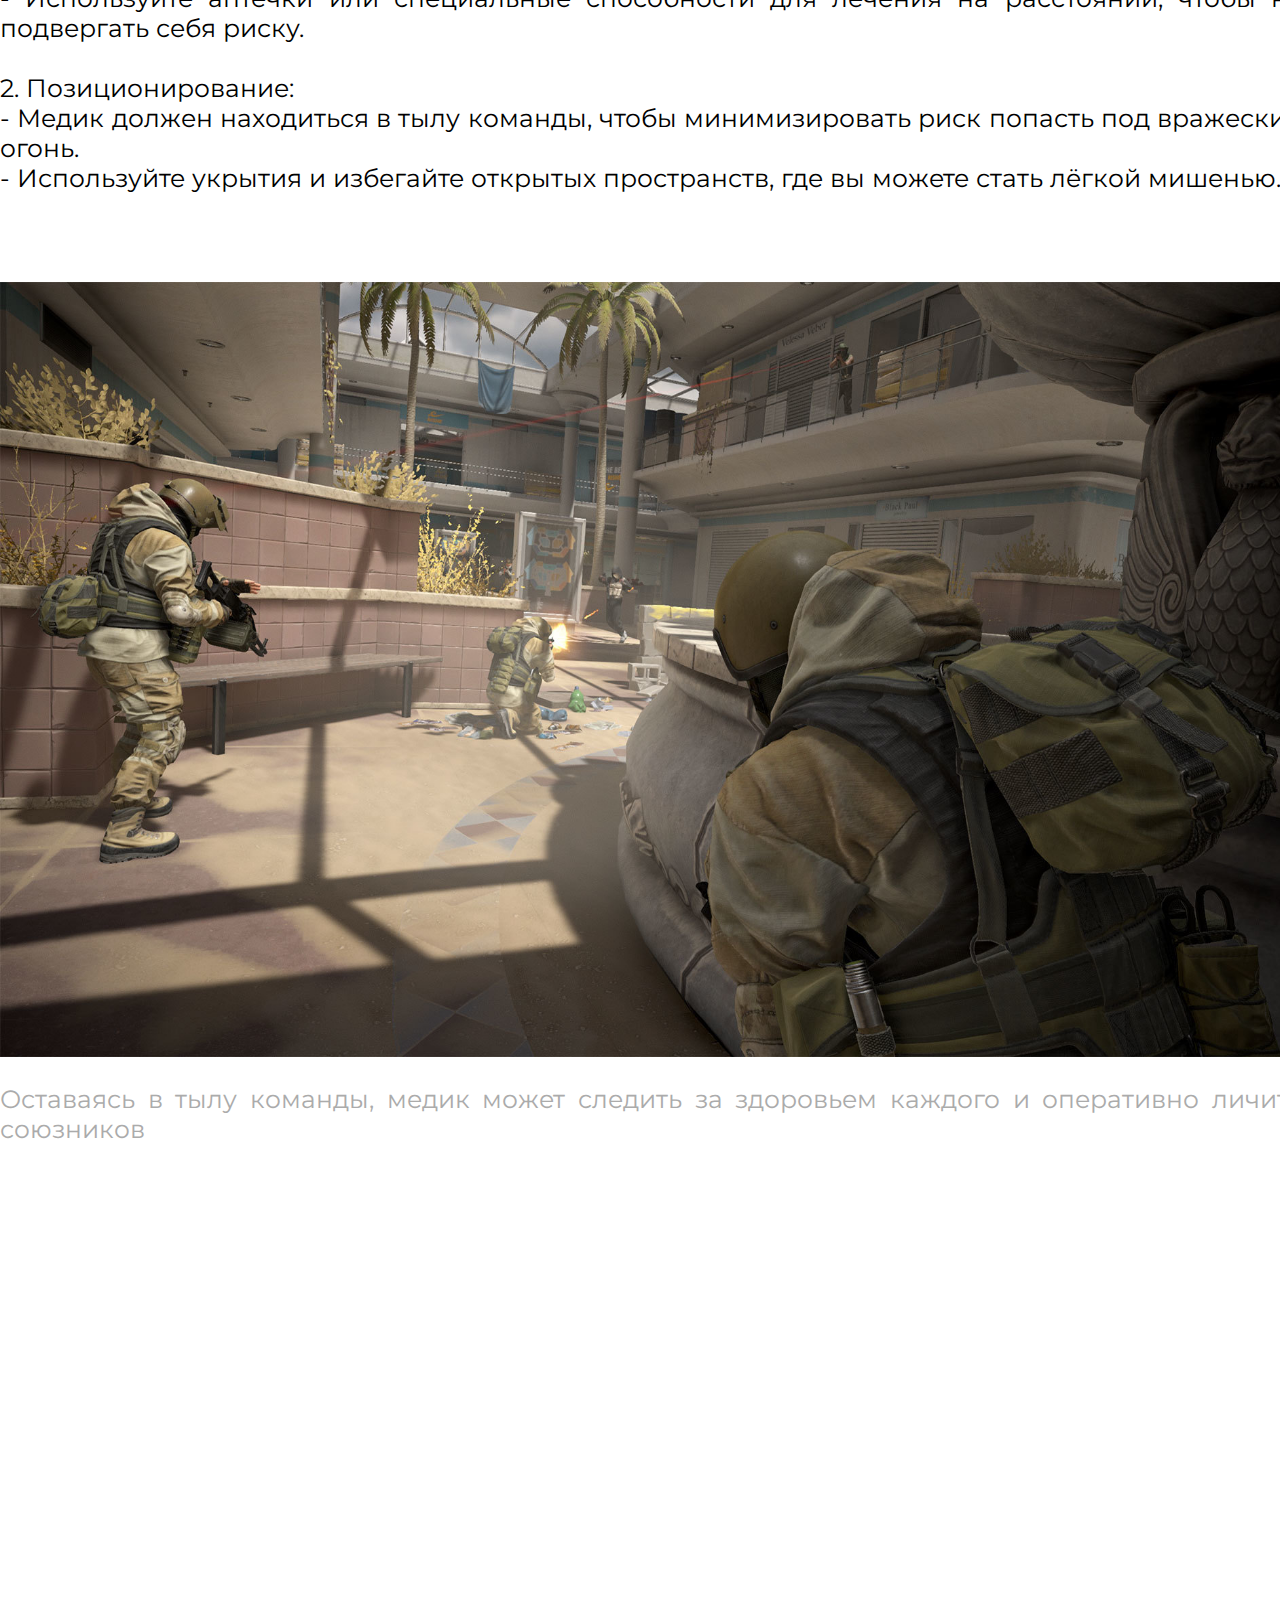
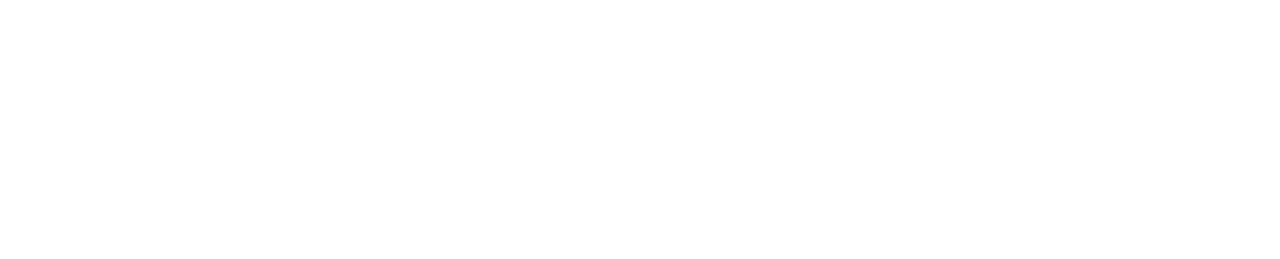
<file: page3.html>
<!DOCTYPE html>
<html>
<head>
	<meta charset="utf-8">
	<meta name="viewport" content="width=device-width, initial-scale=1">
	<link rel="stylesheet" href="css/styles_page3.css">
	<link rel="preconnect" href="https://fonts.googleapis.com">
	<link rel="preconnect" href="https://fonts.gstatic.com" crossorigin>
	<link href="https://fonts.googleapis.com/css2?family=Montserrat:ital,wght@0,100..900;1,100..900&display=swap" rel="stylesheet">
	<title>Оперативники Caliber</title>
</head>
<body>
	<header>
		<a href="index.html" id="logo">
			Оперативники Caliber
		</a>
		<div id="header_links">
			<a href="https://playcaliber.com/ru/" id="header_buy_button">
				Играть
			</a>
			<a href="feedback.html" id="header_feedback_button">
				Оставить отзыв
			</a>
		</div>
	</header>

	<div class=rounded-rectangle>
		<img src="source/Med3.jpg" class='picturee' width=1303px height=775px>
	</div>

	<div class="quickline">
		<div class="line">
			<span>
				Оценка пользователей
			</span>
			<img src="source/stars_2.png" align=top width=15%>
	</div>


	<div class="line2">
			<span>
				Базовое здоровье 
			</span>
			80
	</div>
	<div class="line3">
			<span>
				Базовая броня
			</span>
			40%
	</div>
	</div>


	<div class="text1">
		<p align="justify">
			Медик - лекарь команды!
		</p>
	</div>

	<div class="text2">
		<p align="justify">
			Медик» — это один из ключевых классов, ориентированный на поддержку команды путём лечения и восстановления союзников. Медики играют важную роль в обеспечении выживаемости команды, особенно в длительных боях и на сложных миссиях. <br>
			<br>
			Основные особенности:<br>
			1. Лечение союзников:<br>
			- Главная задача медика — восстанавливать здоровье членов команды. Это может быть как мгновенное лечение, так и постепенное восстановление с помощью специальных способностей или аптечек.<br>
			- Медики могут лечить союзников на расстоянии, что делает их незаменимыми в динамичных боях.<br>
			<br>
			2. Поддержка в бою:<br>
			- Помимо лечения, медики могут предоставлять временные бонусы, такие как увеличение урона, брони или скорости передвижения.<br>
			- Некоторые способности позволяют временно усилить союзников, делая их более эффективными в бою.<br>
		</p>


	<div class="inside_graphicline3">
		<p align="justify">
			
		</p>
	</div>

	<div class="picture">
		<img src="source/Med3.1.jpg" class='picturee' width=1303px height=775px>
	</div>

	<div class="under_picture">
		<p align="justify">
		 Медики зачастую обладают оружием ближнего боя и становятся опасными противниками на короткой дистанции
		</p>
	</div>

	<div class="text3">
		<p align="justify">
			Тактика игры за медика:<br>
			1. Приоритет лечения:<br>
			- Всегда следите за здоровьем союзников и своевременно оказывайте помощь. Лечение должно быть вашим главным приоритетом.<br>
			- Используйте аптечки или специальные способности для лечения на расстоянии, чтобы не подвергать себя риску.<br>
			<br>
			2. Позиционирование:<br>
			- Медик должен находиться в тылу команды, чтобы минимизировать риск попасть под вражеский огонь.<br>
			- Используйте укрытия и избегайте открытых пространств, где вы можете стать лёгкой мишенью.<br>
		</p>
	</div>

	<div class="picture2">
		<img src="source/Med_End.jpg" class='picturee' width=1303px height=775px>
	</div>

	<div class="under_picture2">
		<p align="justify">
		Оставаясь в тылу команды, медик может следить за здоровьем каждого и оперативно личить союзников
		</p>
	</div>



</body>
</html>
</file>
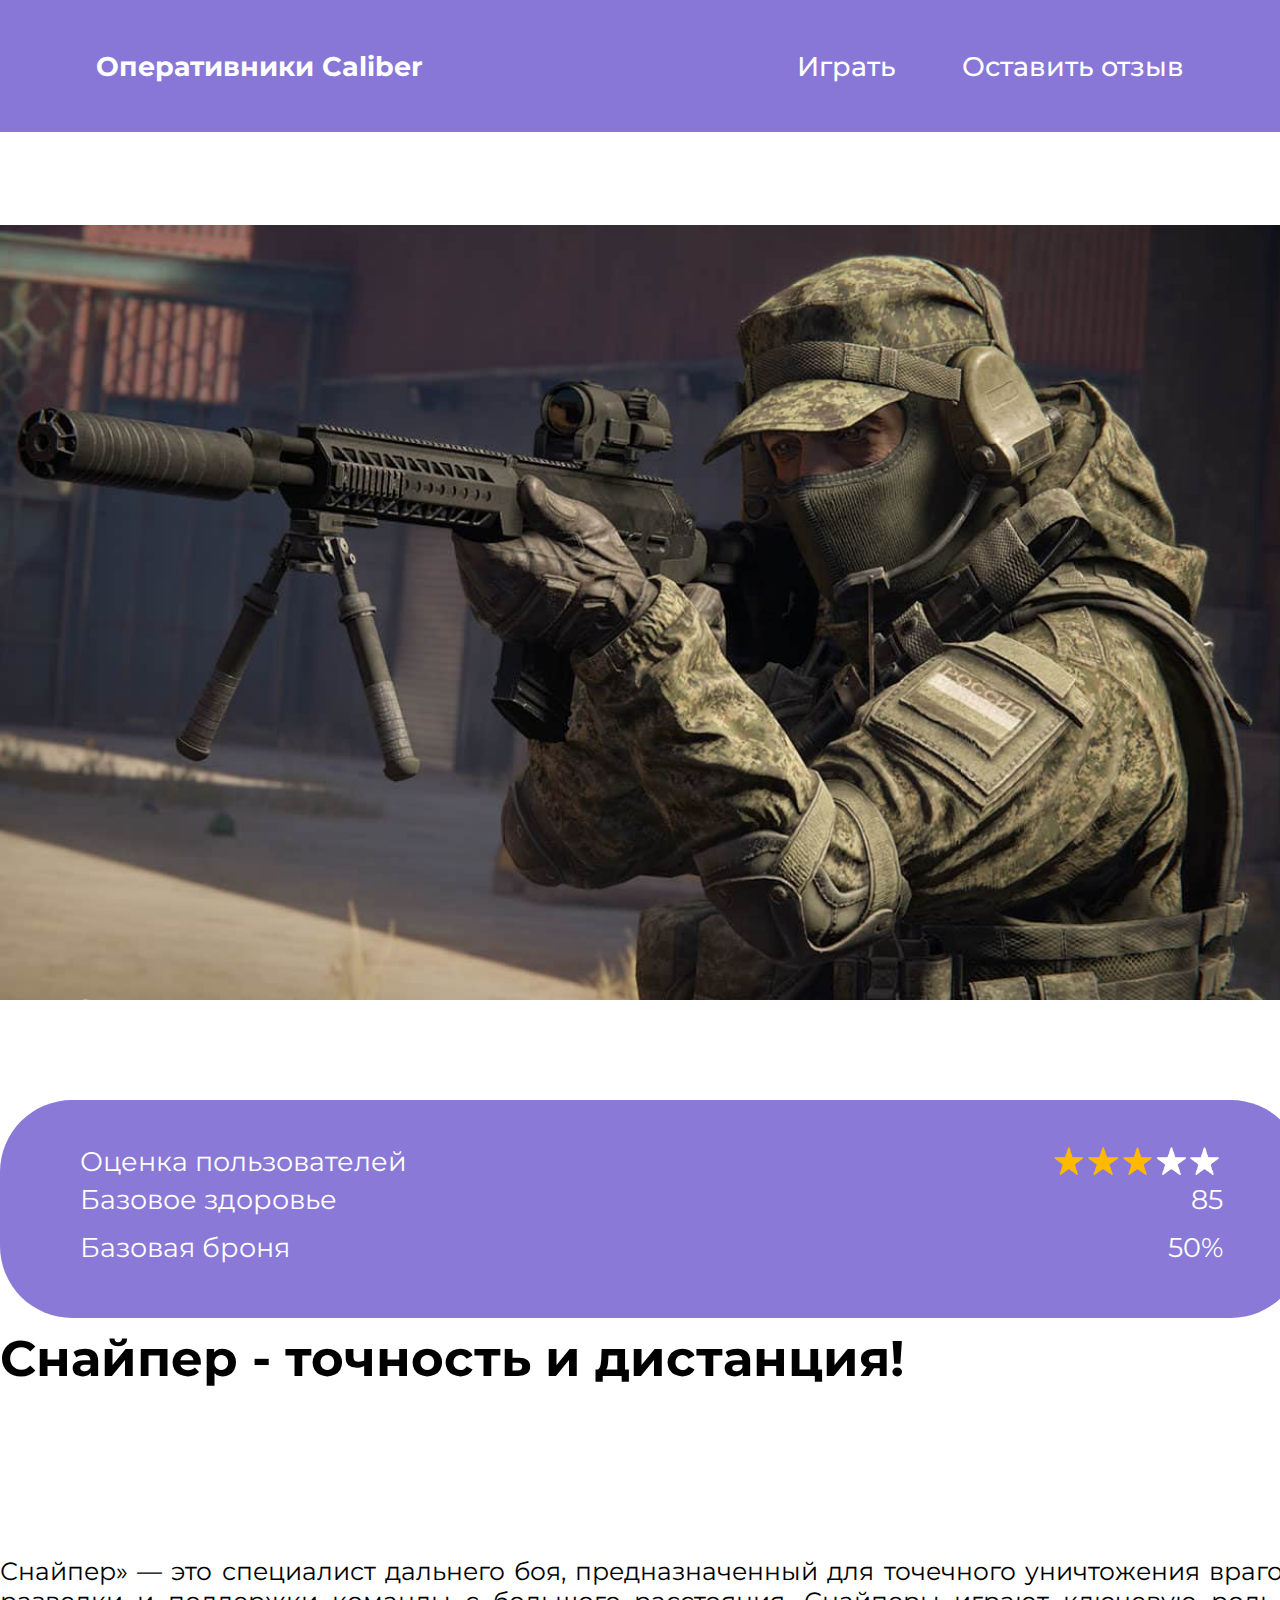
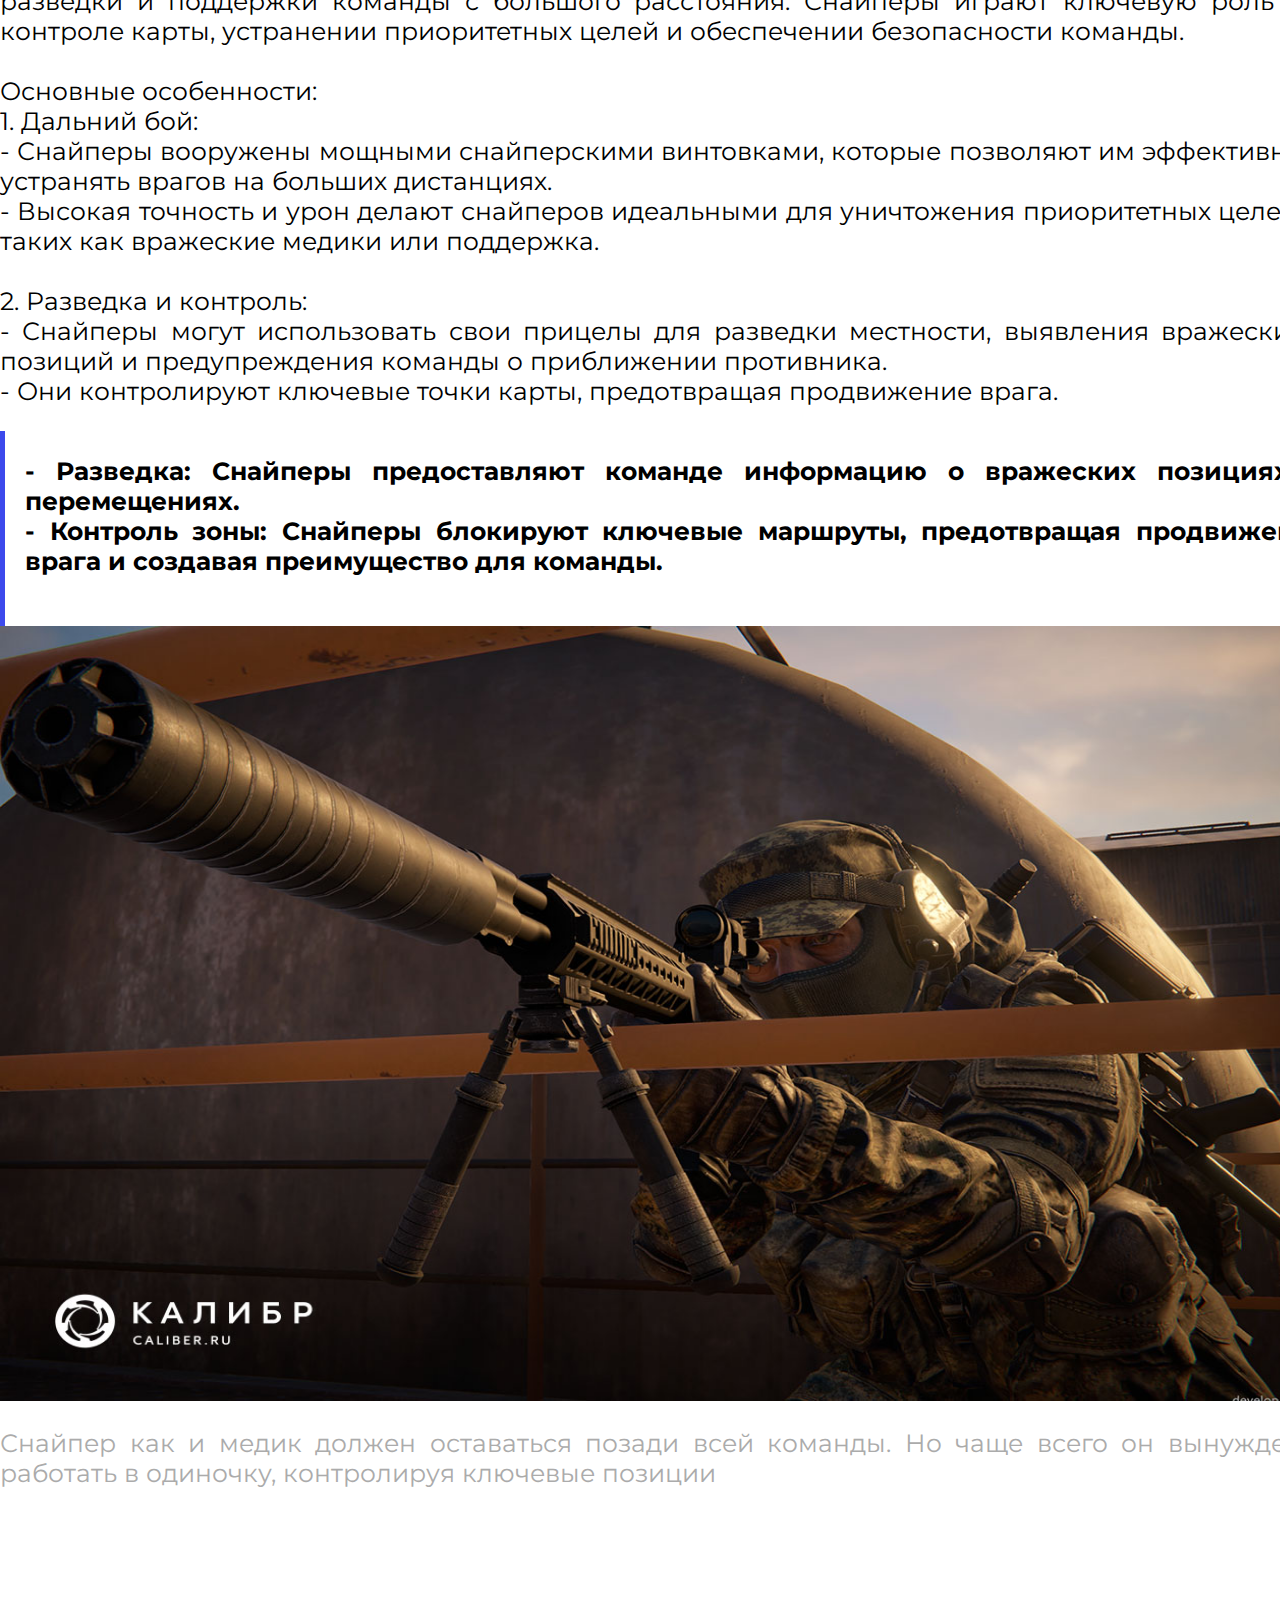
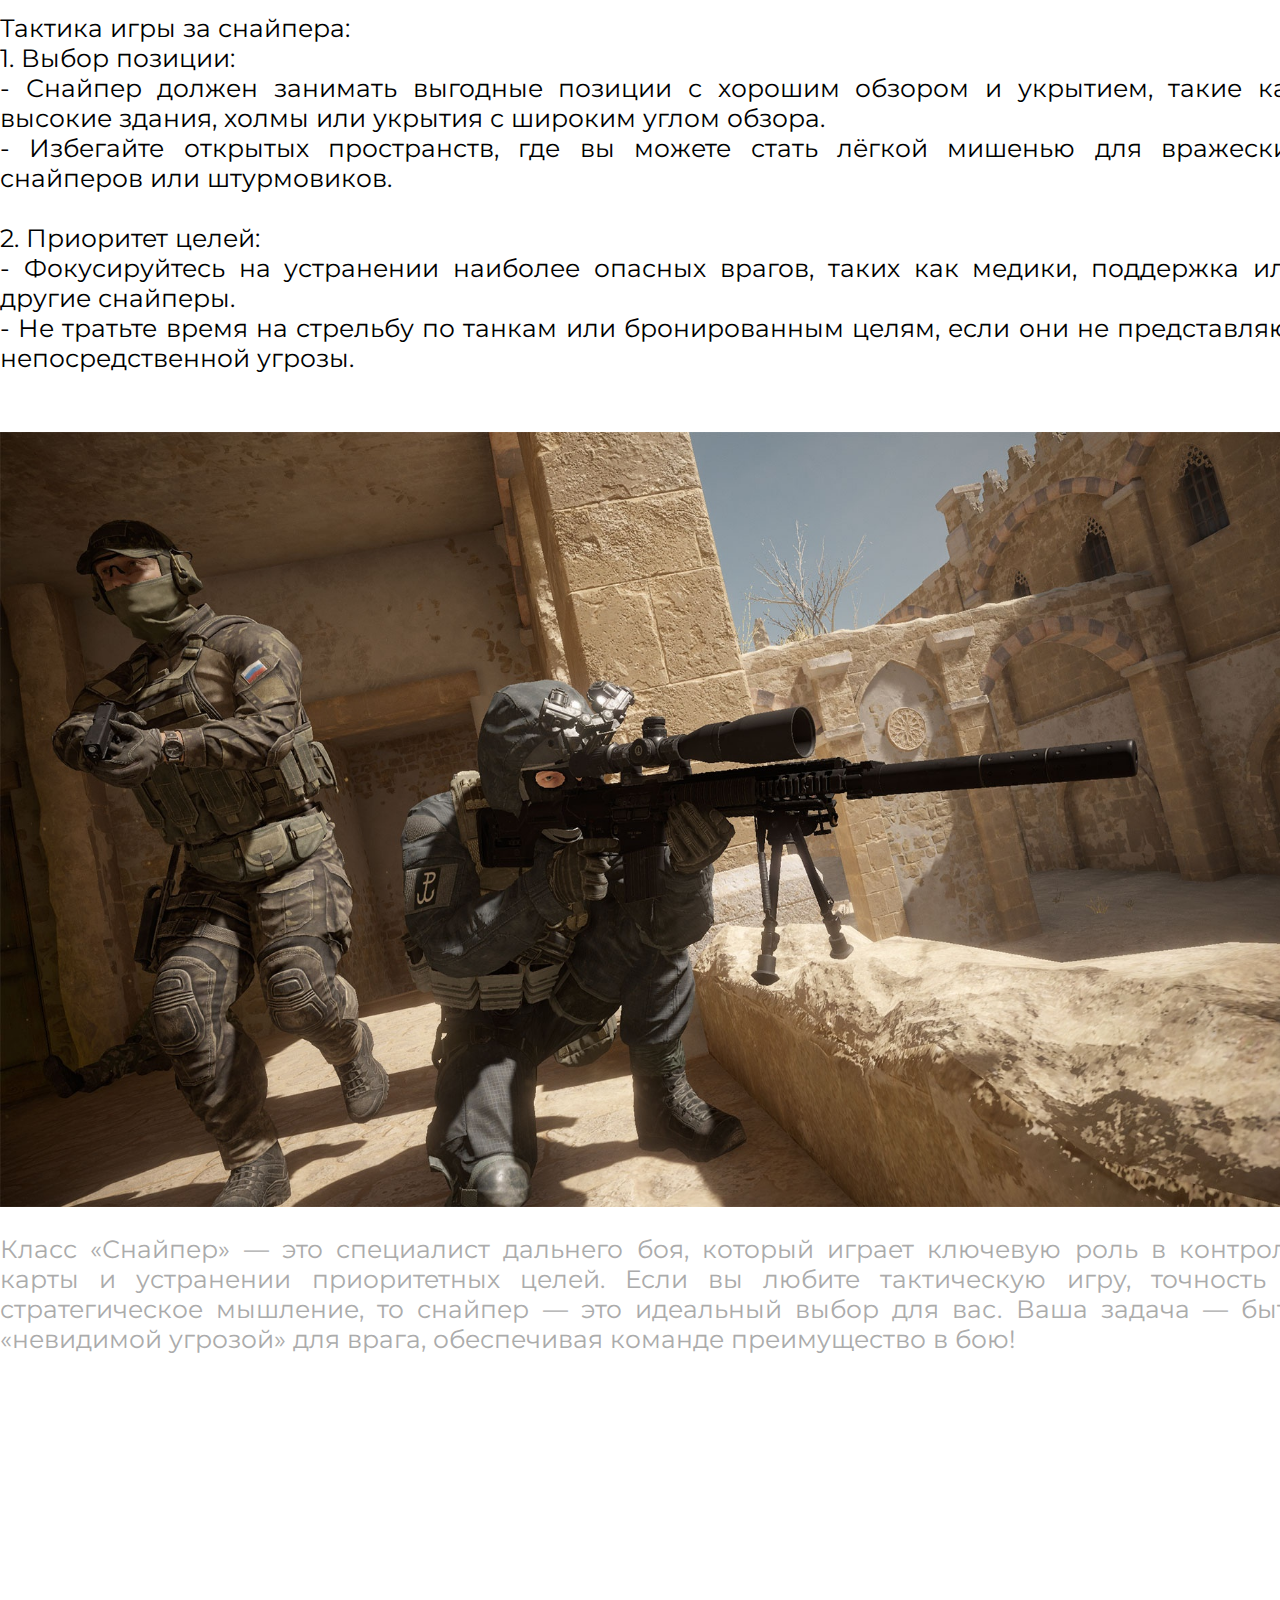
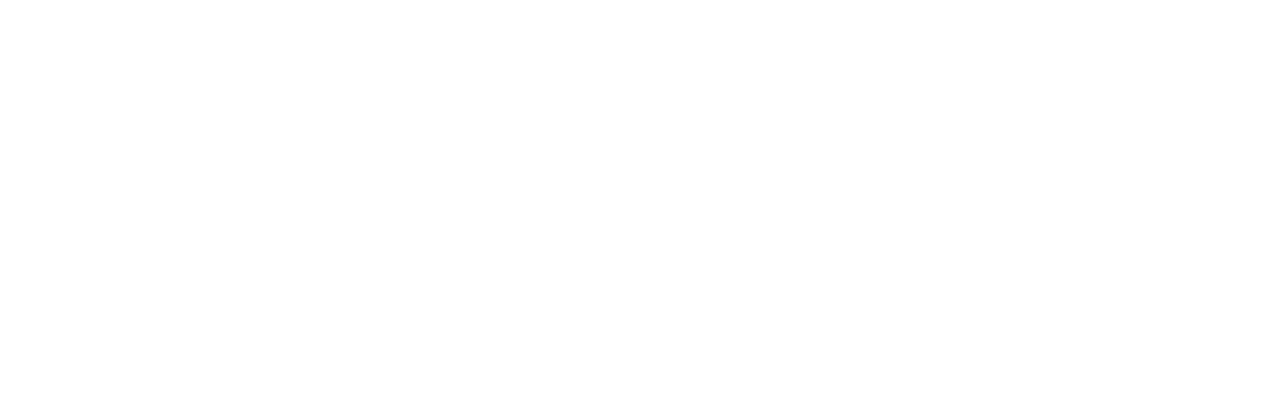
<file: page4.html>
<!DOCTYPE html>
<html>
<head>
	<meta charset="utf-8">
	<meta name="viewport" content="width=device-width, initial-scale=1">
	<link rel="stylesheet" href="css/styles_page4.css">
	<link rel="preconnect" href="https://fonts.googleapis.com">
	<link rel="preconnect" href="https://fonts.gstatic.com" crossorigin>
	<link href="https://fonts.googleapis.com/css2?family=Montserrat:ital,wght@0,100..900;1,100..900&display=swap" rel="stylesheet">
	<title>Оперативники Caliber</title>
</head>
<body>
	<header>
		<a href="index.html" id="logo">
			Оперативники Caliber
		</a>
		<div id="header_links">
			<a href="https://playcaliber.com/ru/" id="header_buy_button">
				Играть
			</a>
			<a href="feedback.html" id="header_feedback_button">
				Оставить отзыв
			</a>
		</div>
	</header>

	<div class=rounded-rectangle>
		<img src="source/Snap4.jpg" class='picturee' width=1303px height=775px>
	</div>

	<div class="quickline">
		<div class="line">
			<span>
				Оценка пользователей
			</span>
			<img src="source/stars_5.png" align=top width=15%>
		</div>


		<div class="line2">
			<span>
				Базовое здоровье
			</span>
			85
		</div>
		<div class="line3">
			<span>
				Базовая броня
			</span>
			50%
		</div>
	</div>

	<div class="text1">
		<p align="justify">
			Снайпер - точность и дистанция!
		</p>
	</div>

	<div class="text2">
		<p align="justify">
			Снайпер» — это специалист дальнего боя, предназначенный для точечного уничтожения врагов, разведки и поддержки команды с большого расстояния. Снайперы играют ключевую роль в контроле карты, устранении приоритетных целей и обеспечении безопасности команды. <br>
			<br>
			Основные особенности:<br>
			1. Дальний бой:<br>
			- Снайперы вооружены мощными снайперскими винтовками, которые позволяют им эффективно устранять врагов на больших дистанциях.<br>
			- Высокая точность и урон делают снайперов идеальными для уничтожения приоритетных целей, таких как вражеские медики или поддержка.<br>
			<br>
			2. Разведка и контроль:<br>
			- Снайперы могут использовать свои прицелы для разведки местности, выявления вражеских позиций и предупреждения команды о приближении противника.<br>
			- Они контролируют ключевые точки карты, предотвращая продвижение врага.<br>
		</p>

		<div class="graphicline3">

		</div>

		<div class="inside_graphicline3">
			<p align="justify">
				- Разведка: Снайперы предоставляют команде информацию о вражеских позициях и перемещениях.<br>
				- Контроль зоны: Снайперы блокируют ключевые маршруты, предотвращая продвижение врага и создавая преимущество для команды.
			</p>
		</div>

		<div class="picture">
			<img src="source/Snap4.1.jpg" class='picturee' width=1303px height=775px>
		</div>

		<div class="under_picture">
			<p align="justify">
				Снайпер как и медик должен оставаться позади всей команды. Но чаще всего он вынужден работать в одиночку, контролируя ключевые позиции
			</p>
		</div>

		<div class="text3">
			<p align="justify">
				Тактика игры за снайпера:<br>
				1. Выбор позиции:<br>
				- Снайпер должен занимать выгодные позиции с хорошим обзором и укрытием, такие как высокие здания, холмы или укрытия с широким углом обзора.<br>
				- Избегайте открытых пространств, где вы можете стать лёгкой мишенью для вражеских снайперов или штурмовиков.<br>
				<br>
				2. Приоритет целей:<br>
				- Фокусируйтесь на устранении наиболее опасных врагов, таких как медики, поддержка или другие снайперы.<br>
				- Не тратьте время на стрельбу по танкам или бронированным целям, если они не представляют непосредственной угрозы.<br>
			</p>
		</div>

		<div class="picture2">
			<img src="source/Snap_End.jpg" class='picturee' width=1303px height=775px>
		</div>

		<div class="under_picture2">
			<p align="justify">
				Класс «Снайпер» — это специалист дальнего боя, который играет ключевую роль в контроле карты и устранении приоритетных целей. Если вы любите тактическую игру, точность и стратегическое мышление, то снайпер — это идеальный выбор для вас. Ваша задача — быть «невидимой угрозой» для врага, обеспечивая команде преимущество в бою!
			</p>
		</div>




</body>
</html>
</file>
<file: css/styles.css>
html{
	font-family: Montserrat;
}
body{
	margin: 0;
}

/*Шапка*/
header{
	color: white;
	background: #8877D6;
	height: 132px;
	display: flex;
	justify-content: space-between;
	align-items: center;
}
#logo{
	text-decoration: none;
	color: white;
	font-weight: bold;
	font-size: 20pt;
	margin-left: 96px;
	/*text-align: center;
	vertical-align: middle;
	line-height: 132px;*/

}
#header_buy_button{
	text-decoration: none;
	color: white;
	font-weight: 500;
	font-size: 20pt;
	margin-right: 59px;
	/*position: fixed;
	right: 0%;
	margin-right: 378px;*/
}
#header_feedback_button{
	text-decoration: none;
	color: white;
	font-weight: 500;
	font-size: 20pt;
	margin-right: 96px;
	/*line-height: 132px;
	position: fixed;
	right: 0%;
	margin-right: 96px;*/
}

/*Меню*/
#menu{
	padding-top: 69px;
	padding-left: 67px;
	padding-bottom: 67px;
	padding-right: 75px;
	display: flex;
	justify-content: space-between;
}
#menu_right_part{
	width: 438px;
	height: 328px;
	margin-top: 26px;
}
#menu_heading{
	color: black;
	font-weight: bold;
	font-size: 30pt;
	display: block;
	margin-bottom: 26px;
}
#menu_text{
	color: black;
	font-weight: 500;
	font-size: 20pt;
	display: block;
	margin-bottom: 26px;
}
#menu_button{
	width: 290px;
	height: 81px;
	background: #444EEA;
	color: white;
	font-weight: 500;
	font-size: 16pt;
	text-align: center;
	vertical-align: middle;
	line-height: 81px;
	border-radius: 34px;
}
#menu_clickable_button{
	color: white;
	font-weight: 500;
	font-size: 16pt;
	text-align: center;
	vertical-align: middle;
	line-height: 81px;
	display: block;
    height: 100%;
    width: 100%;
    text-decoration: none;
}

/*Статистика*/
#stats_main{
	display: flex;
	justify-content: space-between;
	align-items: center;
}
#stats{
	width: 50%;
	background: #8877D6;
	border-radius: 0em 5em 5em 0em;
	padding-bottom: 69px;
}
#stats_heading{
	color: white;
	font-weight: bold;
	font-size: 30pt;
	display: block;
	margin-top: 50px;
}
#stats_table{
	margin-top: 50px;
	display: flex;
	justify-content: space-between;
}
#stats_table_column1{
	color: white;
	font-weight: 500;
	font-size: 20pt;
	margin-left: 157px;
	text-align: left;
}
#stats_table_column2{
	color: white;
	font-weight: normal;
	font-size: 20pt;
	margin-right: 150px;
	text-align: right;
}
#histogram{
	margin-right: 97px;
	mix-blend-mode: darken;
	background-blend-mode: darken, luminosity;
}

/*FAQ*/
#faq_main{
	margin-top: 63px;
}
.faq_white{
	padding-top: 54px;
	padding-right: 83px;
	padding-bottom: 52px;
	padding-left: 77px;
}
.faq_title_white{
	font-weight: bold;
	font-size: 30pt;
}
.faq_text_white{
	font-weight: 500;
	font-size: 20pt;
	text-align: justify;
	display: block;
	margin-top: 37px;
}
.faq_black{
	padding-top: 54px;
	padding-right: 83px;
	padding-bottom: 52px;
	padding-left: 77px;
	background: #8A79D6;
}
.faq_title_black{
	font-weight: bold;
	font-size: 30pt;
	color: white;
}
.faq_text_black{
	font-weight: 500;
	font-size: 20pt;
	color: white;
	text-align: justify;
	display: block;
	margin-top: 37px;
}

/*Подвал*/
footer{
	margin-top: 211px;
	height: 730px;
	background: #8E7BD5;
	display: flex;
	justify-content: space-between;
	align-items: center;
}
#footer_column1{
	margin-left: 176px;
}
#footer_logo{
	color: white;
	font-weight: bold;
	font-size: 38pt;
}
#footer_adress{
	color: white;
	font-weight: 500;
	font-size: 16pt;
	display: flex;
	margin-top: 170px;
}
#footer_column2{
	margin-right: 195px;
}
#footer_column2_title{
	color: white;
	font-weight: bold;
	font-size: 16pt;
}
#footer_links{
	display: flex;
	margin-top: 35px;
	justify-content: space-between;
}
.footer_icon{
	display: flex;
	margin-top: 36px;
}
.footer_links_text{
	display: flex;
	margin-left: 30px;
	text-decoration: none;
	color: white;
	font-weight: 500;
	font-size: 16pt;
}
</file>
<file: css/slider.css>
/* ==========================================================================
    Slider core styles
===========================================================================*/
*,
*:before,
*:after {
  -webkit-box-sizing: border-box;
     -moz-box-sizing: border-box;
          box-sizing: border-box;
}

.slider-container {
  position: relative;
  overflow: hidden;
  width: 100%;
  margin: 0 auto;
  background-color: #444;
  -webkit-user-select: none;
     -moz-user-select: none;
      -ms-user-select: none;
          user-select: none;
}

.slider {
  position: relative;
  width: 9999px;
}
.slider:before,
.slider:after {
  display: table;
  content: ' ';
}
.slider:after {
  clear: both;
}
.slider__item {
  position: relative;
  float: left;
  margin: 0;
  padding: 0;
  height: 100%;
}
.slider__item img {
  display: block;
  max-width: 100%;
  height: auto;
}
.slider__switch span {
  color: #fff;
  display: block;
  width: 32px;
  height: 32px;
}
/* Arrows */
.slider__switch {
  position: absolute;
  top: 50%;
  margin-top: -20px;
  padding: 10px 5px;
  cursor: pointer;
  -webkit-user-select: none;
     -moz-user-select: none;
      -ms-user-select: none;
       -o-user-select: none;
          user-select: none;
  border-radius: 1px;
  background: #000;
  opacity: .3;
  transition: opacity .15s ease;
  fill: #fff;
}
.slider__switch--prev {
  left: 10px;
}
.slider__switch--next {
  right: 10px;
}

.slider__switch:hover {
  opacity: .85;
}
.slider__switch[disabled] {
  visibility: hidden;
  opacity: 0;
}
.slider__caption {
  position: absolute;
  bottom: 30px;
  left: 30px;
  display: block;
  max-width: 500px;
  padding: 10px;
  color: #fff;
  background: rgba(0, 0, 0, .4);
  box-shadow: 0 0 20px 10px rgba(0,0,0,.4);
  filter: progid:DXImageTransform.Microsoft.gradient(GradientType=0,startColorstr='#99000000', endColorstr='#99000000'); /* ie8 */
}
.slider__caption[disabled] {
  opacity: 0;
  visibility: hidden;
}
.slider-nav {
  line-height: 30px;
  position: absolute;
  bottom: 0;
  left: 0;

  width: 100%;
  height: 30px;
  margin: 0;
  padding: 0;
  text-align: center;
  z-index: 99999;
  filter: alpha(opacity=90); /* ie8 */
}
.slider-nav__control {
  display: inline-block;
  width: 12px;
  height: 12px;
  margin: 0 3px;
  -webkit-transition: background .5s ease;
     -moz-transition: background .5s ease;
       -o-transition: background .5s ease;
          transition: background .5s ease;
  border: 2px solid #fff;
  border-radius: 50%;
  background: transparent;
}

.slider-nav__control.is-active {
  width: 12px;
  height: 12px;
  background: #fff;
}
.slider.has-touch {
  cursor: move;
  cursor: -webkit-grabbing;
  cursor:    -moz-grabbing;
}
@media (max-width: 580px) {
  .slider__switch {
    display: none;
  }
  .slider__caption {
    display: none;
  }
}
</file>
<file: css/styles_feedback.css>
html{
	font-family: Montserrat;
}
body{
	margin: 0;
}

/*Шапка*/
header{
	color: white;
	background: #8877D6;
	height: 132px;
	display: flex;
	justify-content: space-between;
	align-items: center;
}
#logo{
	text-decoration: none;
	color: white;
	font-weight: bold;
	font-size: 20pt;
	margin-left: 96px;
	/*text-align: center;
	vertical-align: middle;
	line-height: 132px;*/

}
#header_buy_button{
	text-decoration: none;
	color: white;
	font-weight: 500;
	font-size: 20pt;
	margin-right: 59px;
	/*position: fixed;
	right: 0%;
	margin-right: 378px;*/
}
#header_feedback_button{
	text-decoration: none;
	color: white;
	font-weight: 500;
	font-size: 20pt;
	margin-right: 96px;
	/*line-height: 132px;
	position: fixed;
	right: 0%;
	margin-right: 96px;*/
}

/*Форма*/
form{
	display: flex;
	flex-direction: column;
	align-items: center;
	width: 100%;
	padding: 0 150px;
	box-sizing: border-box;
}
#form{
	margin-top: 167px;
	display: flex;
	flex-direction: column;
	align-items: center;
	align-content: stretch;
}
#title{
	font-weight: bold;
	font-size: 56pt;
}
.input{
	margin-top: 31px;
	width: 100%;
	height: 107px;
	border-radius: 52px;
	padding-left: 44px;
	font-weight: 500;
	font-size: 20pt;
}
#sirname{
	margin-top: 36px;
}
#message{
	padding-top: 41px;
	height:452px;
}
#send{
	width: 512px;
	height: 81px;
	margin-top: 39px;
	background: #444EEA;
	color: white;
	font-weight: 500;
	font-size: 20pt;
	border-radius: 34px;
}

/*Информация*/
#info{
	padding: 0 145px;
	margin-top: 34px;
	display: flex;
	justify-content: space-between;
}
.info_elems{
	margin-top: 42px;
	display: flex;
}
.info_elems_title{
	font-weight: bold;
	font-size: 28pt;
}
.info_elems_text{
	display: block;
	font-weight: 500;
	font-size: 20pt;
	margin-top: 17px;
}

/*Подвал*/
footer{
	margin-top: 211px;
	height: 730px;
	background: #8E7BD5;
	display: flex;
	justify-content: space-between;
	align-items: center;
}
#footer_column1{
	margin-left: 176px;
}
#footer_logo{
	color: white;
	font-weight: bold;
	font-size: 38pt;
}
#footer_adress{
	color: white;
	font-weight: 500;
	font-size: 16pt;
	display: flex;
	margin-top: 170px;
}
#footer_column2{
	margin-right: 195px;
}
#footer_column2_title{
	color: white;
	font-weight: bold;
	font-size: 16pt;
}
#footer_links{
	display: flex;
	margin-top: 35px;
	justify-content: space-between;
}
.footer_icon{
	display: flex;
	margin-top: 36px;
}
.footer_links_text{
	display: flex;
	margin-left: 30px;
	text-decoration: none;
	color: white;
	font-weight: 500;
	font-size: 16pt;
}
</file>
<file: css/styles_page1.css>
html{
	font-family: Montserrat;
}
body{
	margin: 0;
}

/*Шапка*/
header{
	color: white;
	background: #8877D6;
	height: 132px;
	display: flex;
	justify-content: space-between;
	align-items: center;
}
#logo{
	text-decoration: none;
	color: white;
	font-weight: bold;
	font-size: 20pt;
	margin-left: 96px;
	/*text-align: center;
	vertical-align: middle;
	line-height: 132px;*/

}
#header_buy_button{
	text-decoration: none;
	color: white;
	font-weight: 500;
	font-size: 20pt;
	margin-right: 59px;
	/*position: fixed;
	right: 0%;
	margin-right: 378px;*/
}
#header_feedback_button{
	text-decoration: none;
	color: white;
	font-weight: 500;
	font-size: 20pt;
	margin-right: 96px;
	/*line-height: 132px;
	position: fixed;
	right: 0%;
	margin-right: 96px;*/
}


.for_picture {
    text-align: center;
}

.picturee {
    width: 1303px;
    height: 775px;
    background-color: black;
    border-radius: 7.5em; /* Скругление углов */
    margin:  50pt auto;
}

.quickline {
    width: 1303px;
    height: 218px;
    font-family: Montserrat;
    font-weight: medium;
    color:  white;
    background-color: rgba(138, 121, 214, 1);
    border-radius: 4.5em; /* Скругление углов */
    margin:  75pt auto;
	padding-left: 100;
	padding-right: 100;

}

.line {
	display: flex;
	justify-content: space-between;
	padding-right: 80px;
	padding-left: 80px;
	padding-top: 45px;
	font-size: 20pt;
}


.line2 {
	display: flex;
	justify-content: space-between;
	padding-right: 80px;
	padding-left: 80px;
	padding-top: 5px;
	font-size: 20pt;
}

.line3 {
	display: flex;
	justify-content: space-between;
	padding-right: 80px;
	padding-left: 80px;
	padding-top: 15px;
	font-size: 20pt;
}

.graphicline {
	display: flex;
	width: 1140px;
    height: 1px;
    background-color: white;
    margin: -236px auto;
}

.graphicline2 {
	display: flex;
	width: 1140px;
    height: 1px;
    background-color: white;
    margin: 276px auto;
}

.text1 {
	width: 1303px;
    height: 1303px;
    font-family: Montserrat;
    font-weight: bold;
    font-size: 50px;
    color: black;
    margin: -90px auto;
}

.text2 {
	width: 1303px;
    height: 1303px;
    font-family: Montserrat;
    font-weight: medium;
    font-size: 25px;
    color: black;
    margin: -1150px auto;
}

.graphicline3 {
	display: flex;
	width: 5px;
    height: 150px;
    background-color: rgba(60, 73, 236, 1);
}

.inside_graphicline3 {
	width: 1303px;
    height: 1303px;
    font-family: Montserrat;
    font-weight: bold;
    font-size: 25px;
    padding-left: 25px;
    color: black;
    margin: -162px auto;
}

.text3 {
	width: 1303px;
    height: 1303px;
    font-family: Montserrat;
    font-weight: medium;
    font-size: 25px;
    color: black;
    margin: -1150px auto;
}

.for_picture2 {
    text-align: center;
}

.pictureee {
    width: 1303px;
    height: 775px;
    background-color: black;
    border-radius: 7.5em; /* Скругление углов */
    margin:  330pt auto;
}

.under_picture {
    width: 1303px;
    height: 775px;
    color: rgba(171, 171, 171, 1);
    font-weight: medium;
    margin:  -310pt auto;
}
</file>
<file: css/styles_page2.css>
html{
	font-family: Montserrat;
}
body{
	margin: 0;
}

/*Шапка*/
header{
	color: white;
	background: #8877D6;
	height: 132px;
	display: flex;
	justify-content: space-between;
	align-items: center;
}
#logo{
	text-decoration: none;
	color: white;
	font-weight: bold;
	font-size: 20pt;
	margin-left: 96px;
	/*text-align: center;
	vertical-align: middle;
	line-height: 132px;*/

}
#header_buy_button{
	text-decoration: none;
	color: white;
	font-weight: 500;
	font-size: 20pt;
	margin-right: 59px;
	/*position: fixed;
	right: 0%;
	margin-right: 378px;*/
}
#header_feedback_button{
	text-decoration: none;
	color: white;
	font-weight: 500;
	font-size: 20pt;
	margin-right: 96px;
	/*line-height: 132px;
	position: fixed;
	right: 0%;
	margin-right: 96px;*/
}

.rounded-rectangle {
    width: 1303px;
    height: 775px;
    background-color: black;
    border-radius: 7.5em; /* Скругление углов */
    margin:  70pt auto;
}

.quickline {
    width: 1303px;
    height: 218px;
    font-family: Montserrat;
    font-weight: medium;
    color:  white;
    background-color: rgba(138, 121, 214, 1);
    border-radius: 4.5em; /* Скругление углов */
    margin:  75pt auto;
	padding-left: 100;
	padding-right: 100;

}

.line {
	display: flex;
	justify-content: space-between;
	padding-right: 80px;
	padding-left: 80px;
	padding-top: 45px;
	font-size: 20pt;
}


.line2 {
	display: flex;
	justify-content: space-between;
	padding-right: 80px;
	padding-left: 80px;
	padding-top: 5px;
	font-size: 20pt;
}

.line3 {
	display: flex;
	justify-content: space-between;
	padding-right: 80px;
	padding-left: 80px;
	padding-top: 15px;
	font-size: 20pt;
}

.graphicline {
	display: flex;
	width: 1140px;
    height: 1px;
    background-color: white;
    margin: -236px auto;
}

.graphicline2 {
	display: flex;
	width: 1140px;
    height: 1px;
    background-color: white;
    margin: 276px auto;
}

.text1 {
	width: 1303px;
    height: 1303px;
    font-family: Montserrat;
    font-weight: bold;
    font-size: 50px;
    color: black;
    margin: -90px auto;
}

.text2 {
	width: 1303px;
    height: 1303px;
    font-family: Montserrat;
    font-weight: medium;
    font-size: 25px;
    color: black;
    margin: -1150px auto;
}

.graphicline3 {
	display: flex;
	width: 5px;
    height: 150px;
    background-color: rgba(60, 73, 236, 1);
}

.inside_graphicline3 {
	width: 1303px;
    height: 1303px;
    font-family: Montserrat;
    font-weight: bold;
    font-size: 25px;
    padding-left: 25px;
    color: black;
    margin: -162px auto;
}


.picture {
    width: 1303px;
    height: 775px;
    background-color: black;
    border-radius: 7.5em; /* Скругление углов */
    margin:  -850pt auto;
}

.under_picture {
    width: 1303px;
    height: 775px;
    color: rgba(171, 171, 171, 1);
    font-weight: medium;
    margin:  870pt auto;
}

.picture2 {
    width: 1303px;
    height: 775px;
    background-color: black;
    border-radius: 7.5em; /* Скругление углов */
    margin:  -1350pt auto;
}

.under_picture2 {
    width: 1303px;
    height: 775px;
    color: rgba(171, 171, 171, 1);
    font-weight: medium;
    margin:  1370pt auto;
}

.picture3 {
    width: 1303px;
    height: 775px;
    background-color: black;
    border-radius: 7.5em; /* Скругление углов */
    margin:  -1840pt auto;
}

.under_picture3 {
    width: 1303px;
    height: 775px;
    color: rgba(171, 171, 171, 1);
    font-weight: medium;
    margin:  1860pt auto;
}
</file>
<file: css/styles_page3.css>
html{
	font-family: Montserrat;
}
body{
	margin: 0;
}

/*Шапка*/
header{
	color: white;
	background: #8877D6;
	height: 132px;
	display: flex;
	justify-content: space-between;
	align-items: center;
}
#logo{
	text-decoration: none;
	color: white;
	font-weight: bold;
	font-size: 20pt;
	margin-left: 96px;
	/*text-align: center;
	vertical-align: middle;
	line-height: 132px;*/

}
#header_buy_button{
	text-decoration: none;
	color: white;
	font-weight: 500;
	font-size: 20pt;
	margin-right: 59px;
	/*position: fixed;
	right: 0%;
	margin-right: 378px;*/
}
#header_feedback_button{
	text-decoration: none;
	color: white;
	font-weight: 500;
	font-size: 20pt;
	margin-right: 96px;
	/*line-height: 132px;
	position: fixed;
	right: 0%;
	margin-right: 96px;*/
}

.rounded-rectangle {
    width: 1303px;
    height: 775px;
    background-color: black;
    border-radius: 7.5em; /* Скругление углов */
    margin:  70pt auto;
}

.quickline {
    width: 1303px;
    height: 218px;
    font-family: Montserrat;
    font-weight: medium;
    color:  white;
    background-color: rgba(138, 121, 214, 1);
    border-radius: 4.5em; /* Скругление углов */
    margin:  75pt auto;
	padding-left: 100;
	padding-right: 100;

}

.line {
	display: flex;
	justify-content: space-between;
	padding-right: 80px;
	padding-left: 80px;
	padding-top: 45px;
	font-size: 20pt;
}


.line2 {
	display: flex;
	justify-content: space-between;
	padding-right: 80px;
	padding-left: 80px;
	padding-top: 5px;
	font-size: 20pt;
}

.line3 {
	display: flex;
	justify-content: space-between;
	padding-right: 80px;
	padding-left: 80px;
	padding-top: 15px;
	font-size: 20pt;
}

.graphicline {
	display: flex;
	width: 1140px;
    height: 1px;
    background-color: white;
    margin: -236px auto;
}

.graphicline2 {
	display: flex;
	width: 1140px;
    height: 1px;
    background-color: white;
    margin: 276px auto;
}

.text1 {
	width: 1303px;
    height: 1303px;
    font-family: Montserrat;
    font-weight: bold;
    font-size: 50px;
    color: black;
    margin: -90px auto;
}

.text2 {
	width: 1303px;
    height: 1303px;
    font-family: Montserrat;
    font-weight: medium;
    font-size: 25px;
    color: black;
    margin: -1150px auto;
}

.graphicline3 {
	display: flex;
	width: 5px;
    height: 120px;
    background-color: rgba(60, 73, 236, 1);
}

.inside_graphicline3 {
	width: 1303px;
    height: 1303px;
    font-family: Montserrat;
    font-weight: bold;
    font-size: 25px;
    padding-left: 25px;
    color: black;
    margin: -135px auto;
}


.picture {
    width: 1303px;
    height: 775px;
    background-color: black;
    border-radius: 7.5em; /* Скругление углов */
    margin:  -850pt auto;
}

.under_picture {
    width: 1303px;
    height: 775px;
    color: rgba(171, 171, 171, 1);
    font-weight: medium;
    margin:  870pt auto;
}

.text3 {
	width: 1303px;
    height: 1303px;
    font-family: Montserrat;
    font-weight: medium;
    font-size: 25px;
    color: black;
    margin: -1750px auto;
}

.picture2 {
    width: 1303px;
    height: 775px;
    background-color: black;
    border-radius: 7.5em; /* Скругление углов */
    margin:  650pt auto;
}

.under_picture2 {
    width: 1303px;
    height: 775px;
    color: rgba(171, 171, 171, 1);
    font-weight: medium;
    margin:  -630pt auto;
}

.picture3 {
    width: 1303px;
    height: 775px;
    background-color: black;
    border-radius: 7.5em; /* Скругление углов */
    margin:  150pt auto;
}

.under_picture3 {
    width: 1303px;
    height: 775px;
    color: rgba(171, 171, 171, 1);
    font-weight: medium;
    margin:  -130pt auto;
}
</file>
<file: css/styles_page4.css>
html{
	font-family: Montserrat;
}
body{
	margin: 0;
}

/*Шапка*/
header{
	color: white;
	background: #8877D6;
	height: 132px;
	display: flex;
	justify-content: space-between;
	align-items: center;
}
#logo{
	text-decoration: none;
	color: white;
	font-weight: bold;
	font-size: 20pt;
	margin-left: 96px;
	/*text-align: center;
	vertical-align: middle;
	line-height: 132px;*/

}
#header_buy_button{
	text-decoration: none;
	color: white;
	font-weight: 500;
	font-size: 20pt;
	margin-right: 59px;
	/*position: fixed;
	right: 0%;
	margin-right: 378px;*/
}
#header_feedback_button{
	text-decoration: none;
	color: white;
	font-weight: 500;
	font-size: 20pt;
	margin-right: 96px;
	/*line-height: 132px;
	position: fixed;
	right: 0%;
	margin-right: 96px;*/
}

.rounded-rectangle {
    width: 1303px;
    height: 775px;
    background-color: black;
    border-radius: 7.5em; /* Скругление углов */
    margin:  70pt auto;
}

.quickline {
    width: 1303px;
    height: 218px;
    font-family: Montserrat;
    font-weight: medium;
    color:  white;
    background-color: rgba(138, 121, 214, 1);
    border-radius: 4.5em; /* Скругление углов */
    margin:  75pt auto;
	padding-left: 100;
	padding-right: 100;

}

.line {
	display: flex;
	justify-content: space-between;
	padding-right: 80px;
	padding-left: 80px;
	padding-top: 45px;
	font-size: 20pt;
}


.line2 {
	display: flex;
	justify-content: space-between;
	padding-right: 80px;
	padding-left: 80px;
	padding-top: 5px;
	font-size: 20pt;
}

.line3 {
	display: flex;
	justify-content: space-between;
	padding-right: 80px;
	padding-left: 80px;
	padding-top: 15px;
	font-size: 20pt;
}

.graphicline {
	display: flex;
	width: 1140px;
    height: 1px;
    background-color: white;
    margin: -236px auto;
}

.graphicline2 {
	display: flex;
	width: 1140px;
    height: 1px;
    background-color: white;
    margin: 276px auto;
}

.text1 {
	width: 1303px;
    height: 1303px;
    font-family: Montserrat;
    font-weight: bold;
    font-size: 50px;
    color: black;
    margin: -90px auto;
}

.text2 {
	width: 1303px;
    height: 1303px;
    font-family: Montserrat;
    font-weight: medium;
    font-size: 25px;
    color: black;
    margin: -1100px auto;
}

.graphicline3 {
	display: flex;
	width: 5px;
    height: 200px;
    background-color: rgba(60, 73, 236, 1);
}

.inside_graphicline3 {
	width: 1303px;
    height: 1303px;
    font-family: Montserrat;
    font-weight: bold;
    font-size: 25px;
    padding-left: 25px;
    color: black;
    margin: -200px auto;
}


.picture {
    width: 1303px;
    height: 775px;
    background-color: black;
    border-radius: 7.5em; /* Скругление углов */
    margin:  -850pt auto;
}

.under_picture {
    width: 1303px;
    height: 775px;
    color: rgba(171, 171, 171, 1);
    font-weight: medium;
    margin:  870pt auto;
}

.text3 {
	width: 1303px;
    height: 1303px;
    font-family: Montserrat;
    font-weight: medium;
    font-size: 25px;
    color: black;
    margin: -1750px auto;
}

.picture2 {
    width: 1303px;
    height: 775px;
    background-color: black;
    border-radius: 7.5em; /* Скругление углов */
    margin:  650pt auto;
}

.under_picture2 {
    width: 1303px;
    height: 775px;
    color: rgba(171, 171, 171, 1);
    font-weight: medium;
    margin:  -630pt auto;
}

.picture3 {
    width: 1303px;
    height: 775px;
    background-color: black;
    border-radius: 7.5em; /* Скругление углов */
    margin:  190pt auto;
}

.under_picture3 {
    width: 1303px;
    height: 775px;
    color: rgba(171, 171, 171, 1);
    font-weight: medium;
    margin:  -170pt auto;
}
</file>
